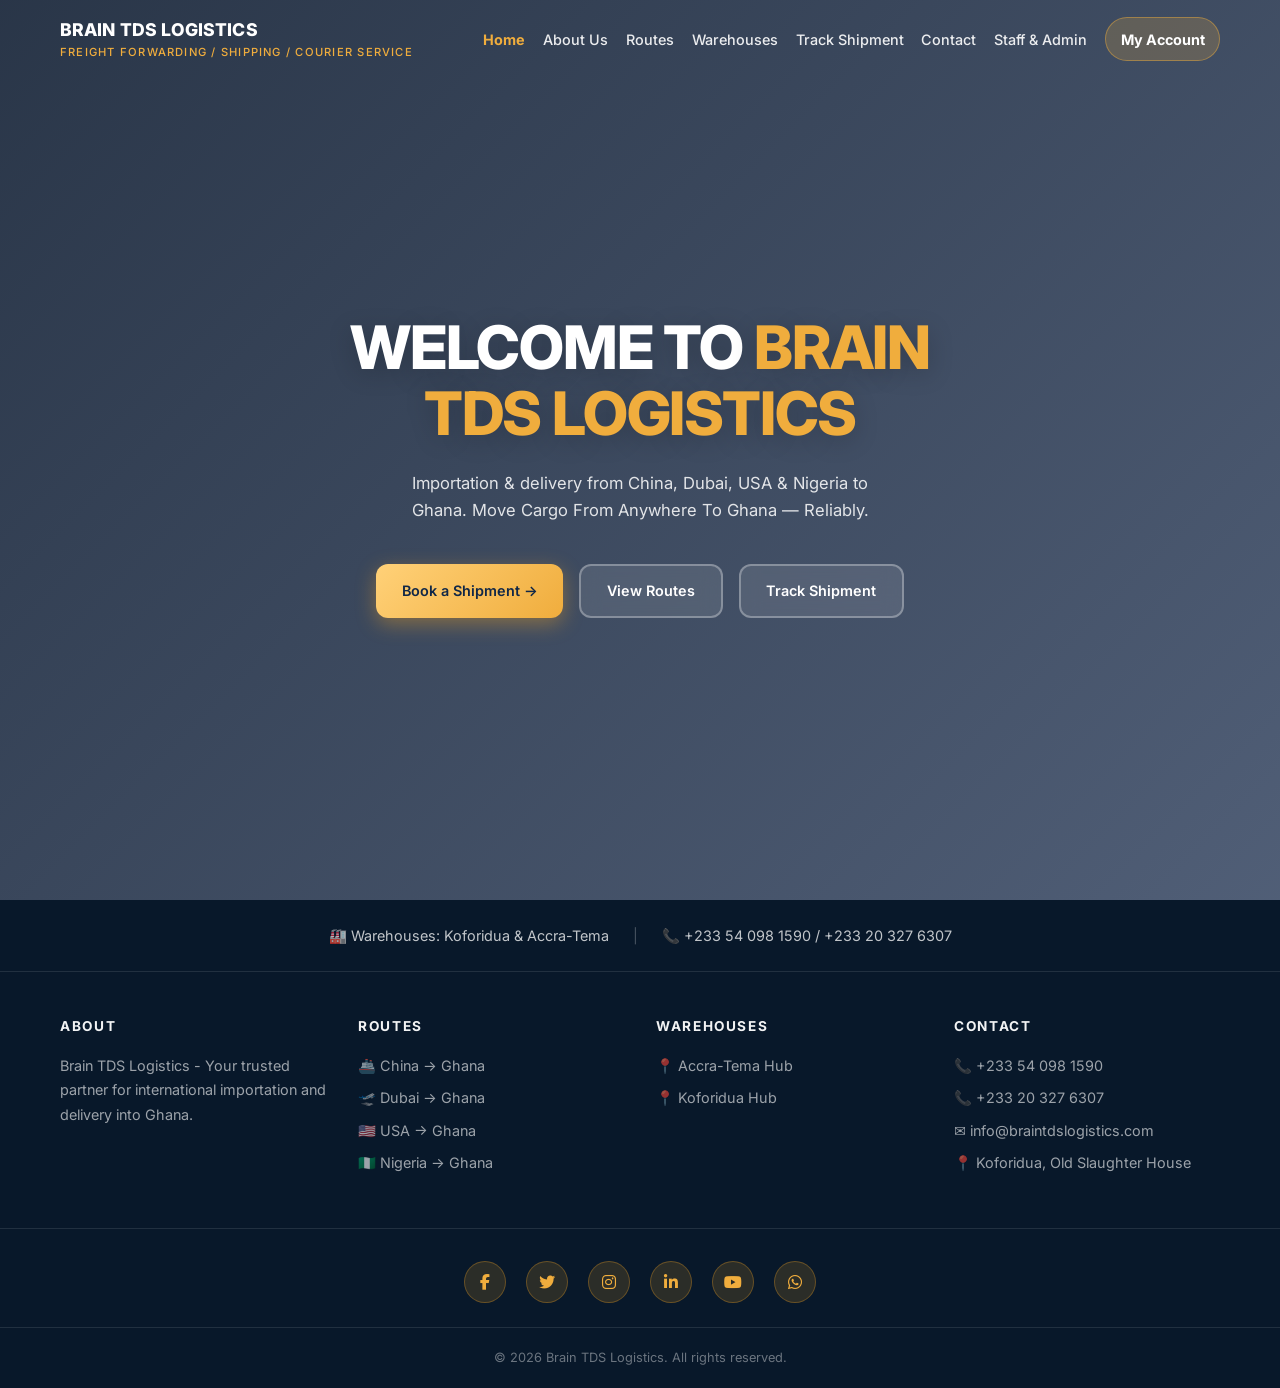
<file: index.html>
<!DOCTYPE html>
<html lang="en">
<head>
  <meta charset="UTF-8" />
  <meta name="viewport" content="width=device-width, initial-scale=1.0" />
  <meta name="api-base-url" content="" />
  <title>Brain TDS Logistics | International Importation &amp; Delivery</title>
  <meta name="description" content="Importation and delivery from China, Dubai, USA and Nigeria to Ghana. Move cargo from anywhere to Ghana reliably." />
  <link rel="canonical" href="https://Zackconnect.github.io/BRAIN-TDS-LOGISTICS/" />
  <meta property="og:url" content="https://Zackconnect.github.io/BRAIN-TDS-LOGISTICS/" />
  <link rel="preconnect" href="https://fonts.googleapis.com" />
  <link rel="preconnect" href="https://fonts.gstatic.com" crossorigin />
  <link href="https://fonts.googleapis.com/css2?family=Inter:wght@400;500;600;700;800&display=swap" rel="stylesheet" />
  <link rel="stylesheet" href="https://cdnjs.cloudflare.com/ajax/libs/font-awesome/6.4.0/css/all.min.css" />
  <link rel="stylesheet" href="style.css" />
</head>
<body data-page="home">
  <header class="navbar" id="navbar">
    <div class="container nav-inner">
      <a href="index.html" class="brand">
        <span class="brand-name">BRAIN TDS LOGISTICS</span>
        <span class="brand-tagline">Freight Forwarding / Shipping / Courier Service</span>
      </a>
      <nav class="nav-links" id="navLinks" aria-label="Main navigation">
        <a href="index.html" aria-current="page">Home</a>
        <a href="about.html">About Us</a>
        <a href="routes.html">Routes</a>
        <a href="warehouses.html">Warehouses</a>
        <a href="track.html">Track Shipment</a>
        <a href="contact.html">Contact</a>
        <a href="staff.html">Staff &amp; Admin</a>
        <a class="nav-account" href="account.html">My Account</a>
      </nav>
      <button class="hamburger" id="hamburger" aria-label="Toggle menu" aria-expanded="false">☰</button>
    </div>
  </header>

  <main>
    <section class="hero">
      <div class="hero-overlay"></div>
      <div class="container hero-content">
        <h1>WELCOME TO <span class="accent">BRAIN TDS LOGISTICS</span></h1>
        <p class="hero-sub">Importation &amp; delivery from China, Dubai, USA &amp; Nigeria to Ghana. Move Cargo From Anywhere To Ghana — Reliably.</p>
        <div class="hero-cta">
          <a href="contact.html#shipment-request" class="btn btn-primary">Book a Shipment →</a>
          <a href="routes.html" class="btn btn-ghost">View Routes</a>
          <a href="track.html" class="btn btn-ghost">Track Shipment</a>
        </div>
      </div>
    </section>
  </main>

  <footer>
    <div class="footer-top">
      <div class="container footer-top-inner">
        <span>🏭 Warehouses: Koforidua &amp; Accra-Tema</span>
        <span class="divider">|</span>
        <span>📞 +233 54 098 1590 / +233 20 327 6307</span>
      </div>
    </div>
    <div class="container footer-grid">
      <div><h4><a href="about.html">About</a></h4><p>Brain TDS Logistics - Your trusted partner for international importation and delivery into Ghana.</p></div>
      <div><h4><a href="routes.html">Routes</a></h4><ul><li>🚢 China → Ghana</li><li>🛫 Dubai → Ghana</li><li>🇺🇸 USA → Ghana</li><li>🇳🇬 Nigeria → Ghana</li></ul></div>
      <div><h4><a href="warehouses.html">Warehouses</a></h4><ul><li>📍 Accra-Tema Hub</li><li>📍 Koforidua Hub</li></ul></div>
      <div><h4><a href="contact.html">Contact</a></h4><ul><li>📞 +233 54 098 1590</li><li>📞 +233 20 327 6307</li><li>✉️ info@braintdslogistics.com</li><li>📍 Koforidua, Old Slaughter House</li></ul></div>
    </div>
    <div class="footer-social"><div class="container"><div class="social-links">
      <a href="https://facebook.com/braintdslogistics" target="_blank" rel="noopener noreferrer" title="Facebook"><i class="fab fa-facebook-f"></i></a>
      <a href="https://twitter.com/braintdslogistics" target="_blank" rel="noopener noreferrer" title="Twitter"><i class="fab fa-twitter"></i></a>
      <a href="https://instagram.com/braintdslogistics" target="_blank" rel="noopener noreferrer" title="Instagram"><i class="fab fa-instagram"></i></a>
      <a href="https://linkedin.com/company/braintdslogistics" target="_blank" rel="noopener noreferrer" title="LinkedIn"><i class="fab fa-linkedin-in"></i></a>
      <a href="https://youtube.com/@braintdslogistics" target="_blank" rel="noopener noreferrer" title="YouTube"><i class="fab fa-youtube"></i></a>
      <a href="https://wa.me/233540981590" target="_blank" rel="noopener noreferrer" title="WhatsApp"><i class="fab fa-whatsapp"></i></a>
    </div></div></div>
    <div class="footer-bottom"><div class="container">© 2026 Brain TDS Logistics. All rights reserved.</div></div>
  </footer>
  <script src="script.js"></script>
</body>
</html>
</file>
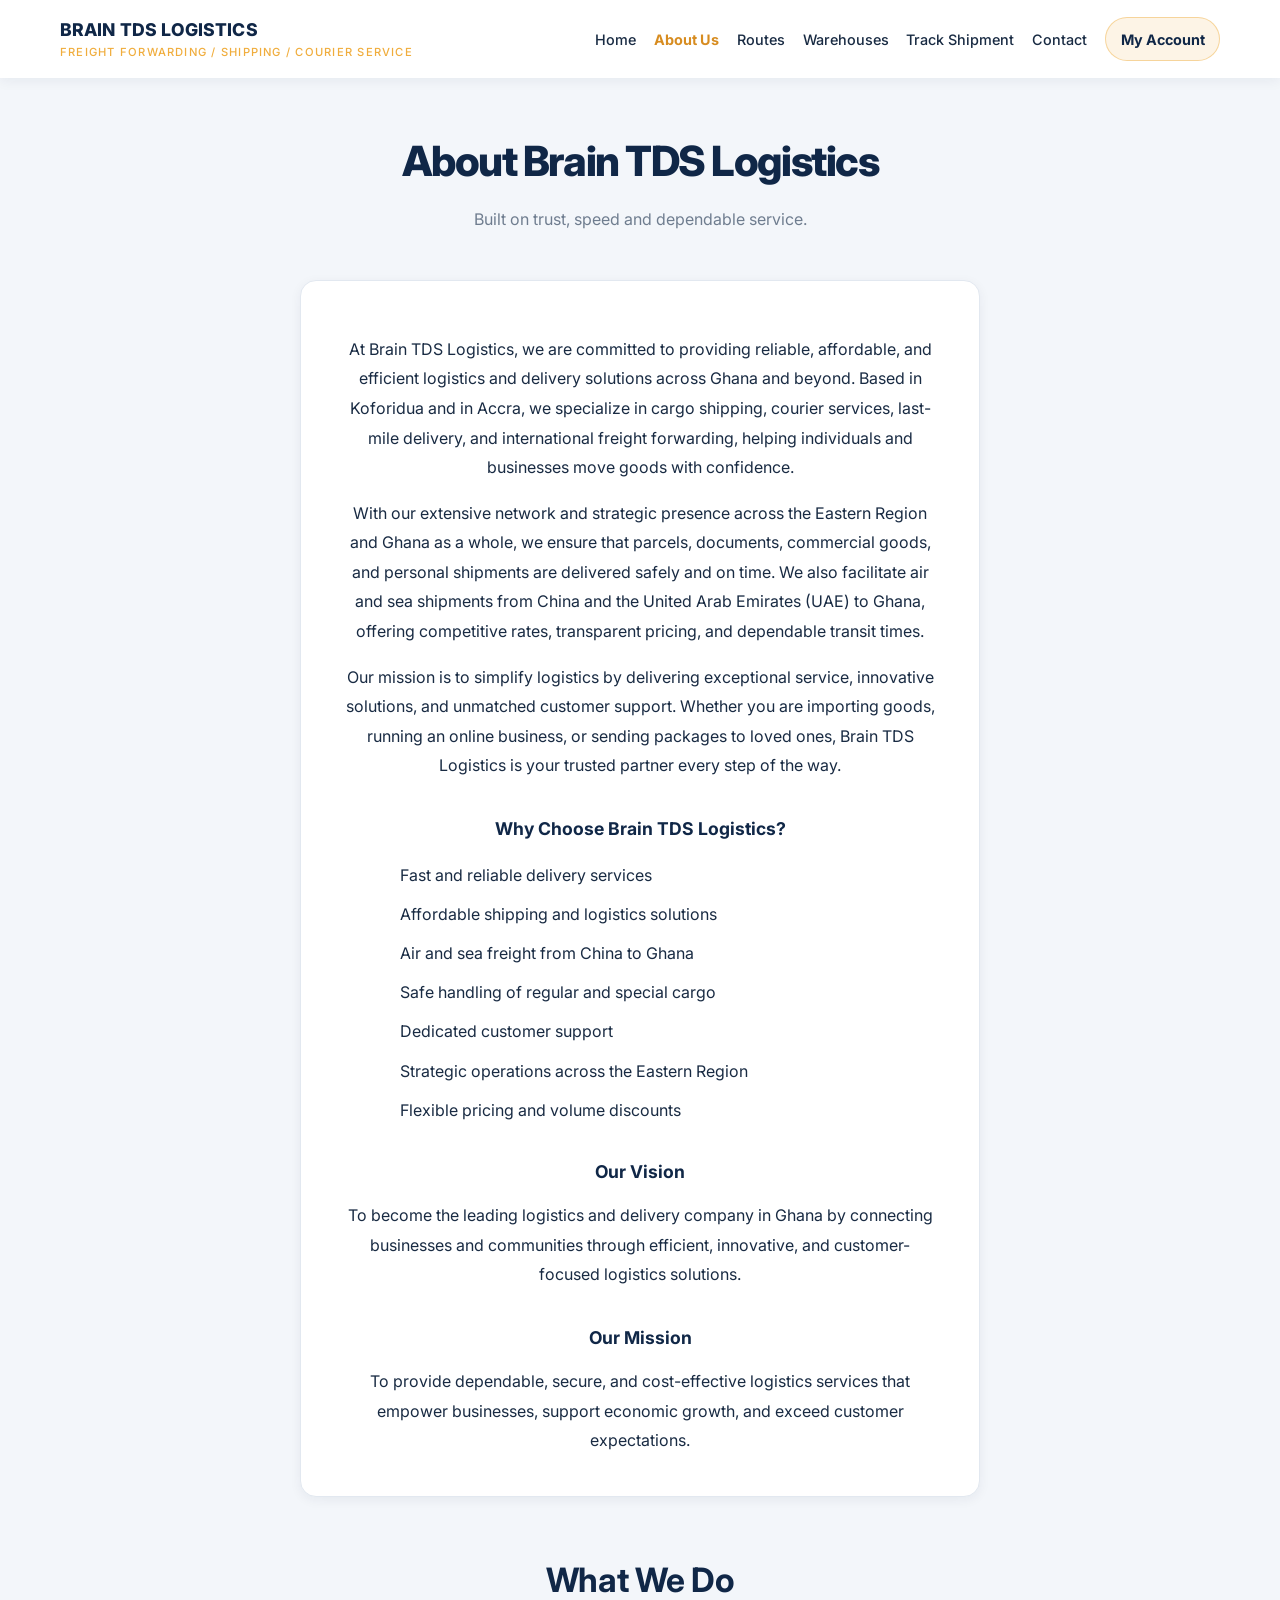
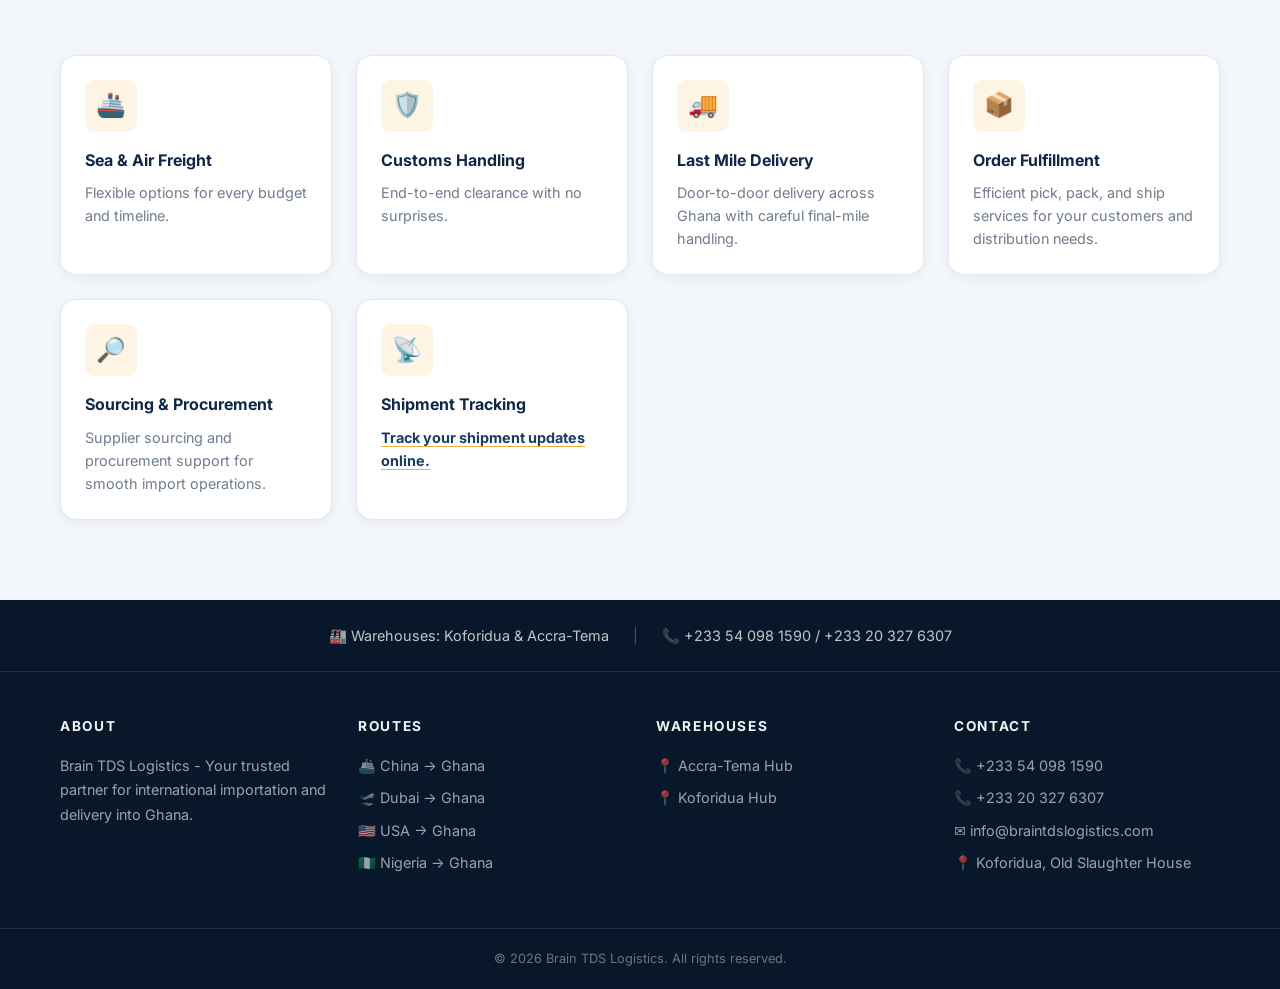
<file: about.html>
<!DOCTYPE html>
<html lang="en">
<head>
  <meta charset="UTF-8" />
  <meta name="viewport" content="width=device-width, initial-scale=1.0" />
  <meta name="api-base-url" content="" />
  <title>About Us | Brain TDS Logistics</title>
  <meta name="description" content="Learn about Brain TDS Logistics and our reliable freight, shipping and delivery services in Ghana." />
  <link rel="preconnect" href="https://fonts.googleapis.com" />
  <link rel="preconnect" href="https://fonts.gstatic.com" crossorigin />
  <link href="https://fonts.googleapis.com/css2?family=Inter:wght@400;500;600;700;800&display=swap" rel="stylesheet" />
  <link rel="stylesheet" href="https://cdnjs.cloudflare.com/ajax/libs/font-awesome/6.4.0/css/all.min.css" />
  <link rel="stylesheet" href="style.css" />
</head>
<body data-page="about">
  <header class="navbar scrolled" id="navbar"><div class="container nav-inner">
    <a href="index.html" class="brand"><span class="brand-name">BRAIN TDS LOGISTICS</span><span class="brand-tagline">Freight Forwarding / Shipping / Courier Service</span></a>
    <nav class="nav-links" id="navLinks" aria-label="Main navigation">
      <a href="index.html">Home</a><a href="about.html" aria-current="page">About Us</a><a href="routes.html">Routes</a><a href="warehouses.html">Warehouses</a><a href="track.html">Track Shipment</a><a href="contact.html">Contact</a><a class="nav-account" href="account.html">My Account</a>
    </nav>
    <button class="hamburger" id="hamburger" aria-label="Toggle menu" aria-expanded="false">☰</button>
  </div></header>
  <main class="page-content">
    <section class="section bg-cream">
      <div class="container">
        <div class="section-header center"><h1 class="page-title">About Brain TDS Logistics</h1><p class="muted">Built on trust, speed and dependable service.</p></div>
        <div class="location-about about-page-copy">
          <p>At Brain TDS Logistics, we are committed to providing reliable, affordable, and efficient logistics and delivery solutions across Ghana and beyond. Based in Koforidua and in Accra, we specialize in cargo shipping, courier services, last-mile delivery, and international freight forwarding, helping individuals and businesses move goods with confidence.</p>
          <p>With our extensive network and strategic presence across the Eastern Region and Ghana as a whole, we ensure that parcels, documents, commercial goods, and personal shipments are delivered safely and on time. We also facilitate air and sea shipments from China and the United Arab Emirates (UAE) to Ghana, offering competitive rates, transparent pricing, and dependable transit times.</p>
          <p>Our mission is to simplify logistics by delivering exceptional service, innovative solutions, and unmatched customer support. Whether you are importing goods, running an online business, or sending packages to loved ones, Brain TDS Logistics is your trusted partner every step of the way.</p>
          <h2>Why Choose Brain TDS Logistics?</h2>
          <ul class="about-list">
            <li>Fast and reliable delivery services</li><li>Affordable shipping and logistics solutions</li><li>Air and sea freight from China to Ghana</li><li>Safe handling of regular and special cargo</li><li>Dedicated customer support</li><li>Strategic operations across the Eastern Region</li><li>Flexible pricing and volume discounts</li>
          </ul>
          <h2>Our Vision</h2><p>To become the leading logistics and delivery company in Ghana by connecting businesses and communities through efficient, innovative, and customer-focused logistics solutions.</p>
          <h2>Our Mission</h2><p>To provide dependable, secure, and cost-effective logistics services that empower businesses, support economic growth, and exceed customer expectations.</p>
        </div>
        <div class="section-header center about-services-heading"><h2>What We Do</h2></div>
        <div class="features-grid">
          <article class="feature"><div class="icon">🚢</div><h3>Sea &amp; Air Freight</h3><p>Flexible options for every budget and timeline.</p></article>
          <article class="feature"><div class="icon">🛡️</div><h3>Customs Handling</h3><p>End-to-end clearance with no surprises.</p></article>
          <article class="feature"><div class="icon">🚚</div><h3>Last Mile Delivery</h3><p>Door-to-door delivery across Ghana with careful final-mile handling.</p></article>
          <article class="feature"><div class="icon">📦</div><h3>Order Fulfillment</h3><p>Efficient pick, pack, and ship services for your customers and distribution needs.</p></article>
          <article class="feature"><div class="icon">🔎</div><h3>Sourcing &amp; Procurement</h3><p>Supplier sourcing and procurement support for smooth import operations.</p></article>
          <article class="feature"><div class="icon">📡</div><h3>Shipment Tracking</h3><p><a href="track.html">Track your shipment updates online.</a></p></article>
        </div>
      </div>
    </section>
  </main>
  <footer><div class="footer-top"><div class="container footer-top-inner"><span>🏭 Warehouses: Koforidua &amp; Accra-Tema</span><span class="divider">|</span><span>📞 +233 54 098 1590 / +233 20 327 6307</span></div></div><div class="container footer-grid">
    <div><h4><a href="about.html">About</a></h4><p>Brain TDS Logistics - Your trusted partner for international importation and delivery into Ghana.</p></div><div><h4><a href="routes.html">Routes</a></h4><ul><li>🚢 China → Ghana</li><li>🛫 Dubai → Ghana</li><li>🇺🇸 USA → Ghana</li><li>🇳🇬 Nigeria → Ghana</li></ul></div><div><h4><a href="warehouses.html">Warehouses</a></h4><ul><li>📍 Accra-Tema Hub</li><li>📍 Koforidua Hub</li></ul></div><div><h4><a href="contact.html">Contact</a></h4><ul><li>📞 +233 54 098 1590</li><li>📞 +233 20 327 6307</li><li>✉️ info@braintdslogistics.com</li><li>📍 Koforidua, Old Slaughter House</li></ul></div>
  </div><div class="footer-bottom"><div class="container">© 2026 Brain TDS Logistics. All rights reserved.</div></div></footer>
  <script src="script.js"></script>
</body>
</html>
</file>
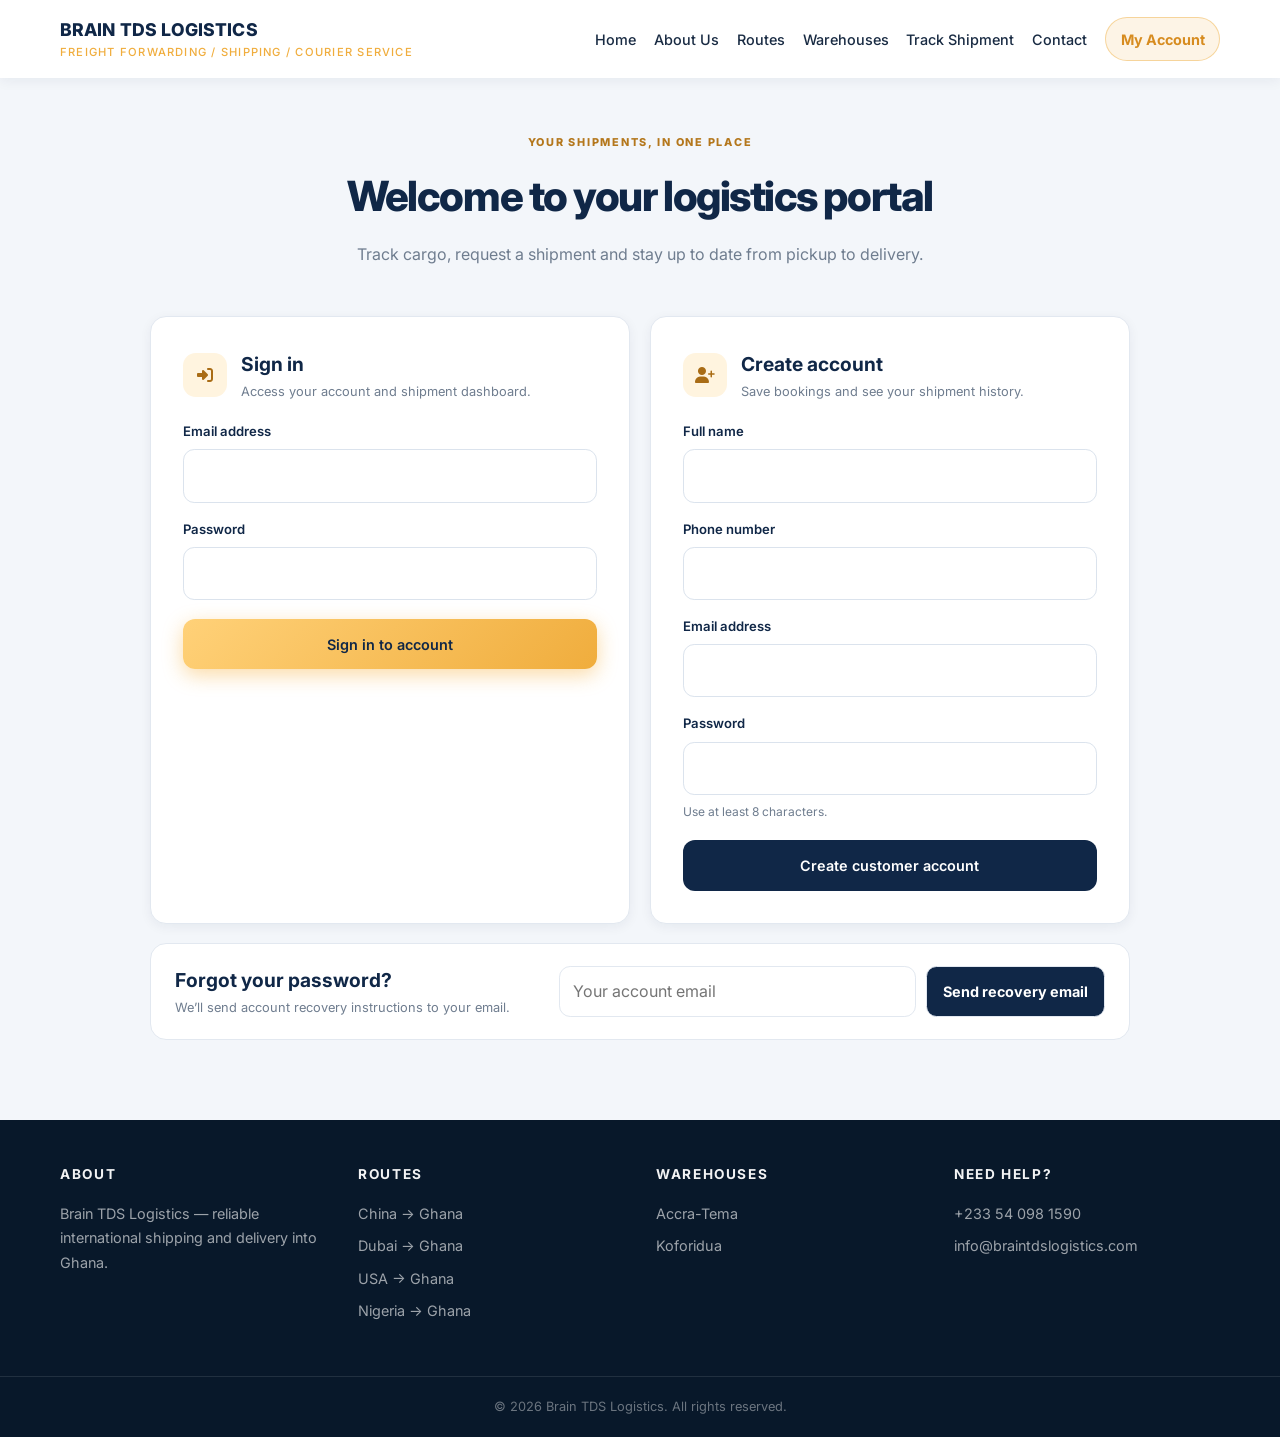
<file: account.html>
<!DOCTYPE html>
<html lang="en">
<head>
  <meta charset="UTF-8" /><meta name="viewport" content="width=device-width, initial-scale=1.0" /><meta name="api-base-url" content="" />
  <title>My Account | Brain TDS Logistics</title><meta name="description" content="Sign in or create a Brain TDS Logistics customer account." />
  <link rel="preconnect" href="https://fonts.googleapis.com" /><link rel="preconnect" href="https://fonts.gstatic.com" crossorigin />
  <link href="https://fonts.googleapis.com/css2?family=Inter:wght@400;500;600;700;800&display=swap" rel="stylesheet" /><link rel="stylesheet" href="https://cdnjs.cloudflare.com/ajax/libs/font-awesome/6.4.0/css/all.min.css" /><link rel="stylesheet" href="style.css" />
</head>
<body data-page="account">
  <header class="navbar scrolled" id="navbar"><div class="container nav-inner">
    <a href="index.html" class="brand"><span class="brand-name">BRAIN TDS LOGISTICS</span><span class="brand-tagline">Freight Forwarding / Shipping / Courier Service</span></a>
    <nav class="nav-links" id="navLinks" aria-label="Main navigation">
      <a href="index.html">Home</a><a href="about.html">About Us</a><a href="routes.html">Routes</a><a href="warehouses.html">Warehouses</a><a href="track.html">Track Shipment</a><a href="contact.html">Contact</a><a class="nav-account" href="account.html" aria-current="page">My Account</a>
    </nav>
    <button class="hamburger" id="hamburger" aria-label="Toggle menu" aria-expanded="false">☰</button>
  </div></header>
  <main class="page-content">
    <section class="section bg-cream"><div class="container">
      <div class="section-header center"><span class="eyebrow">YOUR SHIPMENTS, IN ONE PLACE</span><h1 class="page-title">Welcome to your logistics portal</h1><p class="muted">Track cargo, request a shipment and stay up to date from pickup to delivery.</p></div>
      <div class="auth-card-grid">
        <form class="inquiry-form auth-card" id="loginForm">
          <div class="auth-heading"><span class="auth-icon"><i class="fa-solid fa-right-to-bracket"></i></span><div><h2>Sign in</h2><p class="muted">Access your account and shipment dashboard.</p></div></div>
          <div class="form-field"><label for="loginEmail">Email address</label><input id="loginEmail" name="email" type="email" autocomplete="email" required /></div>
          <div class="form-field"><label for="loginPassword">Password</label><input id="loginPassword" name="password" type="password" autocomplete="current-password" minlength="8" required /></div>
          <button class="btn btn-primary" id="loginSubmit" type="submit">Sign in to account</button>
          <div class="form-message hidden" id="loginResult" role="status" aria-live="polite"></div>
        </form>
        <form class="inquiry-form auth-card" id="signupForm">
          <div class="auth-heading"><span class="auth-icon"><i class="fa-solid fa-user-plus"></i></span><div><h2>Create account</h2><p class="muted">Save bookings and see your shipment history.</p></div></div>
          <div class="form-field"><label for="signupName">Full name</label><input id="signupName" name="fullName" type="text" maxlength="120" autocomplete="name" required /></div>
          <div class="form-field"><label for="signupPhone">Phone number</label><input id="signupPhone" name="phone" type="tel" maxlength="30" autocomplete="tel" required /></div>
          <div class="form-field"><label for="signupEmail">Email address</label><input id="signupEmail" name="email" type="email" maxlength="254" autocomplete="email" required /></div>
          <div class="form-field"><label for="signupPassword">Password</label><input id="signupPassword" name="password" type="password" autocomplete="new-password" minlength="8" required /><span class="field-hint">Use at least 8 characters.</span></div>
          <button class="btn btn-dark" id="signupSubmit" type="submit">Create customer account</button>
          <div class="form-message hidden" id="signupResult" role="status" aria-live="polite"></div>
        </form>
      </div>
      <form class="recovery-form" id="recoveryForm">
        <div><h2>Forgot your password?</h2><p class="muted">We’ll send account recovery instructions to your email.</p></div>
        <div class="recovery-controls"><label class="sr-only" for="recoveryEmail">Account email</label><input id="recoveryEmail" name="email" type="email" placeholder="Your account email" required /><button class="btn btn-ghost-dark" id="recoverySubmit" type="submit">Send recovery email</button></div>
        <div class="form-message hidden" id="recoveryResult" role="status" aria-live="polite"></div>
      </form>
      <form class="recovery-form hidden" id="passwordResetForm">
        <div><h2>Choose a new password</h2><p class="muted">Set a new password for your Brain TDS account.</p></div>
        <div class="recovery-controls"><label class="sr-only" for="newPassword">New password</label><input id="newPassword" name="password" type="password" autocomplete="new-password" minlength="8" maxlength="128" placeholder="At least 8 characters" required /><button class="btn btn-primary" id="passwordResetSubmit" type="submit">Update password</button></div>
        <div class="form-message hidden" id="passwordResetResult" role="status" aria-live="polite"></div>
      </form>
    </div></section>
  </main>
  <footer><div class="container footer-grid">
    <div><h4><a href="about.html">About</a></h4><p>Brain TDS Logistics — reliable international shipping and delivery into Ghana.</p></div>
    <div><h4><a href="routes.html">Routes</a></h4><ul><li>China → Ghana</li><li>Dubai → Ghana</li><li>USA → Ghana</li><li>Nigeria → Ghana</li></ul></div>
    <div><h4><a href="warehouses.html">Warehouses</a></h4><ul><li>Accra-Tema</li><li>Koforidua</li></ul></div>
    <div><h4><a href="contact.html">Need help?</a></h4><ul><li>+233 54 098 1590</li><li>info@braintdslogistics.com</li></ul></div>
  </div><div class="footer-bottom"><div class="container">© 2026 Brain TDS Logistics. All rights reserved.</div></div></footer>
  <script src="script.js"></script>
</body>
</html>
</file>
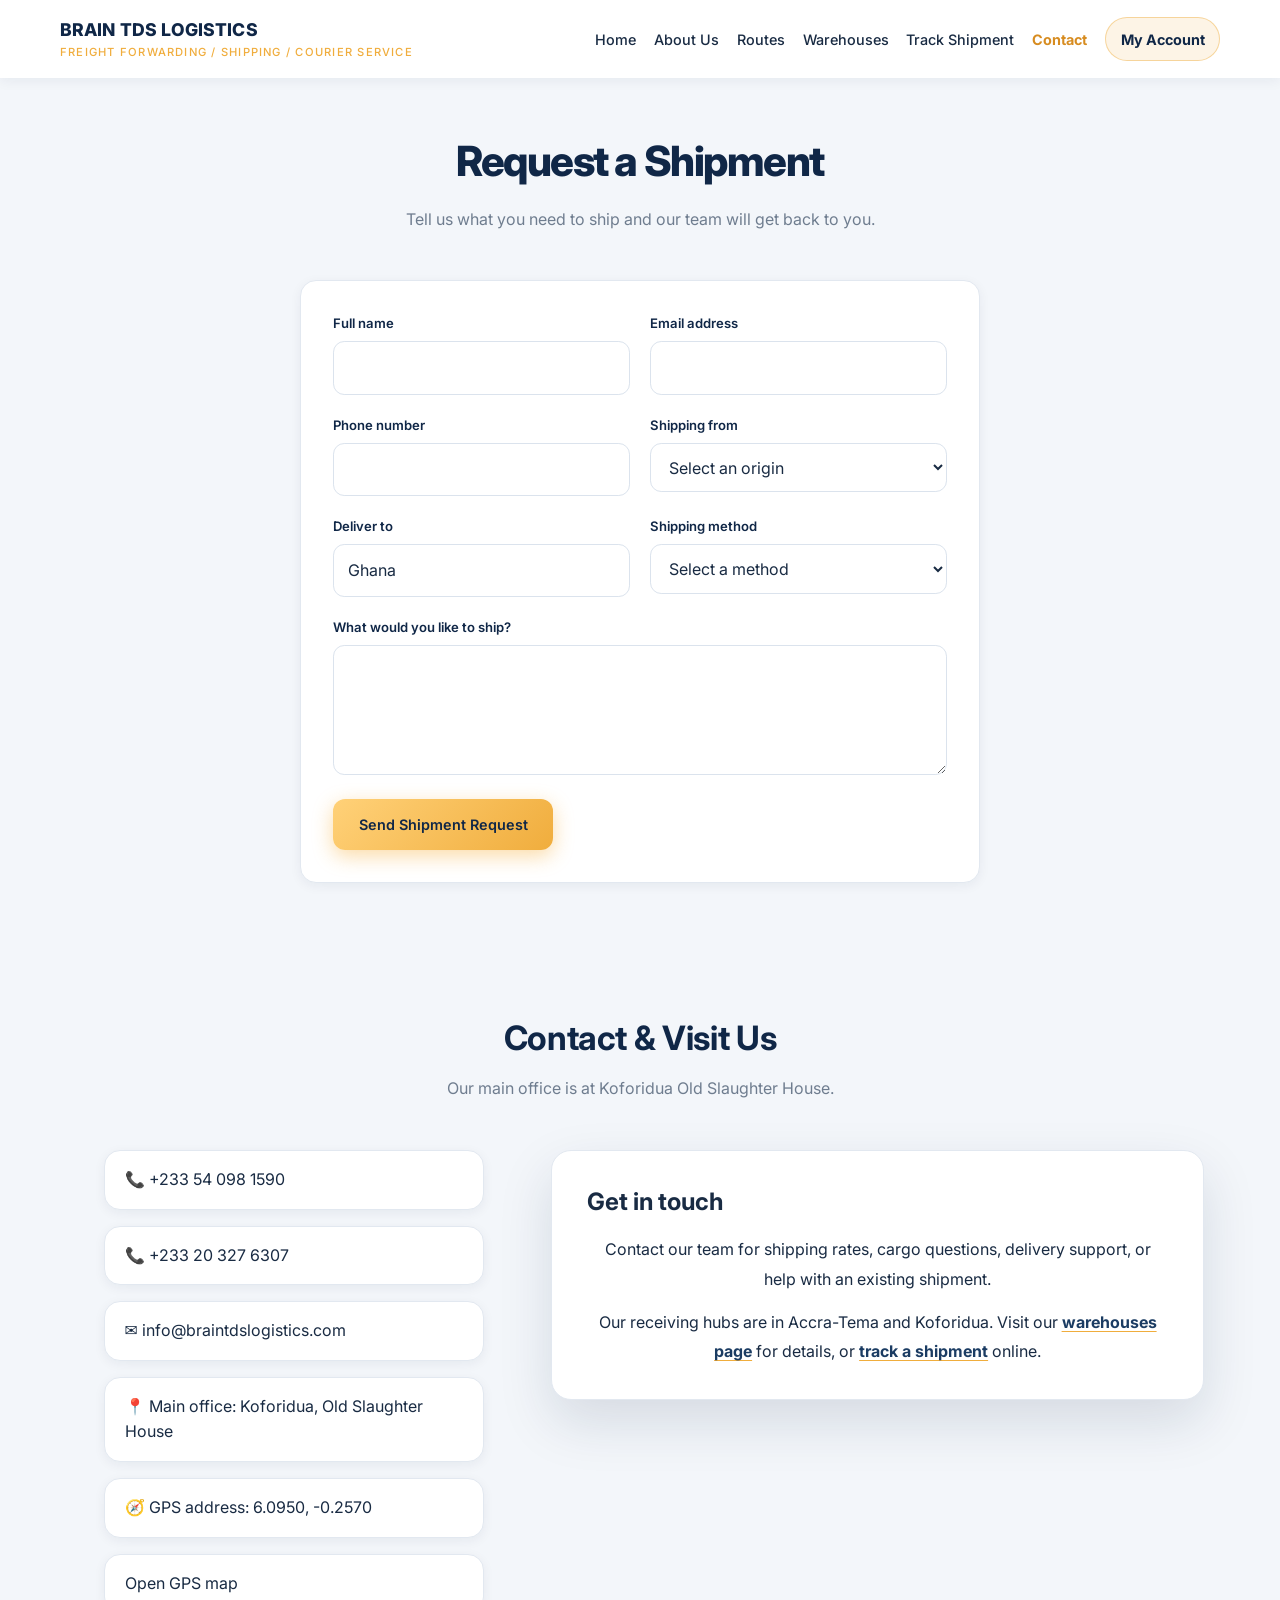
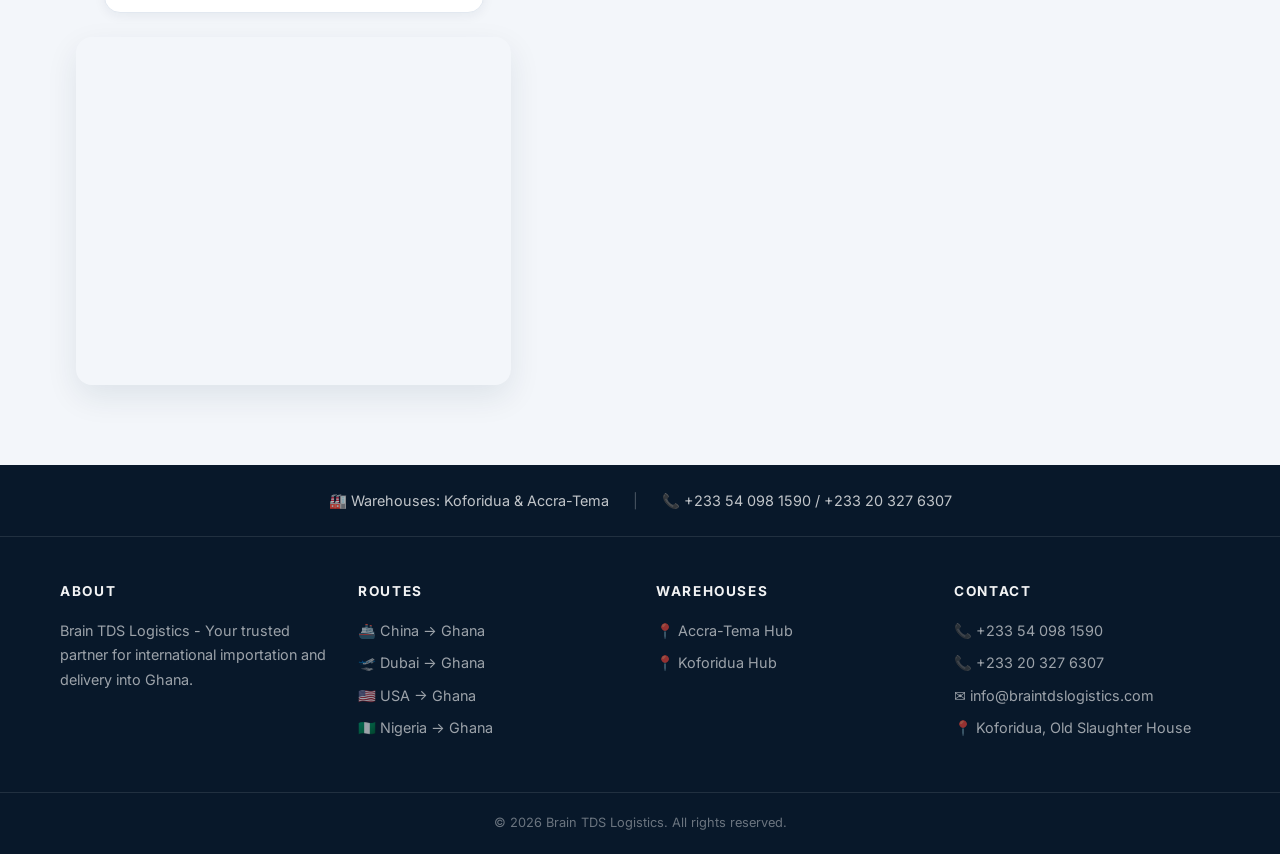
<file: contact.html>
<!DOCTYPE html>
<html lang="en">
<head>
  <meta charset="UTF-8" /><meta name="viewport" content="width=device-width, initial-scale=1.0" /><meta name="api-base-url" content="" />
  <title>Contact &amp; Shipment Request | Brain TDS Logistics</title><meta name="description" content="Contact Brain TDS Logistics or request a shipment from China, Dubai, USA or Nigeria to Ghana." />
  <link rel="preconnect" href="https://fonts.googleapis.com" /><link rel="preconnect" href="https://fonts.gstatic.com" crossorigin />
  <link href="https://fonts.googleapis.com/css2?family=Inter:wght@400;500;600;700;800&display=swap" rel="stylesheet" /><link rel="stylesheet" href="https://cdnjs.cloudflare.com/ajax/libs/font-awesome/6.4.0/css/all.min.css" /><link rel="stylesheet" href="style.css" />
</head>
<body data-page="contact">
  <header class="navbar scrolled" id="navbar"><div class="container nav-inner">
    <a href="index.html" class="brand"><span class="brand-name">BRAIN TDS LOGISTICS</span><span class="brand-tagline">Freight Forwarding / Shipping / Courier Service</span></a>
    <nav class="nav-links" id="navLinks" aria-label="Main navigation"><a href="index.html">Home</a><a href="about.html">About Us</a><a href="routes.html">Routes</a><a href="warehouses.html">Warehouses</a><a href="track.html">Track Shipment</a><a href="contact.html" aria-current="page">Contact</a><a class="nav-account" href="account.html">My Account</a></nav>
    <button class="hamburger" id="hamburger" aria-label="Toggle menu" aria-expanded="false">☰</button>
  </div></header>
  <main class="page-content">
    <section class="section bg-cream" id="shipment-request"><div class="container narrow">
      <div class="section-header center"><h1 class="page-title">Request a Shipment</h1><p class="muted">Tell us what you need to ship and our team will get back to you.</p></div>
      <form class="inquiry-form" id="inquiryForm">
        <div class="form-grid">
          <div class="form-field"><label for="inquiryName">Full name</label><input id="inquiryName" name="fullName" type="text" maxlength="120" autocomplete="name" required /></div>
          <div class="form-field"><label for="inquiryEmail">Email address</label><input id="inquiryEmail" name="email" type="email" maxlength="254" autocomplete="email" required /></div>
          <div class="form-field"><label for="inquiryPhone">Phone number</label><input id="inquiryPhone" name="phone" type="tel" maxlength="30" autocomplete="tel" required /></div>
          <div class="form-field"><label for="inquiryOrigin">Shipping from</label><select id="inquiryOrigin" name="origin" required><option value="">Select an origin</option><option>China</option><option>Dubai / UAE</option><option>United States</option><option>Nigeria</option><option>Other</option></select></div>
          <div class="form-field"><label for="inquiryDestination">Deliver to</label><input id="inquiryDestination" name="destination" type="text" maxlength="120" value="Ghana" required /></div>
          <div class="form-field"><label for="inquiryServiceMode">Shipping method</label><select id="inquiryServiceMode" name="serviceMode" required><option value="">Select a method</option><option>Air</option><option>Sea</option><option>Road</option></select></div>
          <div class="form-field form-field-full"><label for="inquiryCargo">What would you like to ship?</label><textarea id="inquiryCargo" name="cargoDescription" rows="4" maxlength="2000" required></textarea></div>
        </div>
        <button class="btn btn-primary" id="inquirySubmit" type="submit">Send Shipment Request</button>
        <div class="form-message hidden" id="inquiryResult" role="status" aria-live="polite"></div>
      </form>
    </div></section>
    <section class="section"><div class="container">
      <div class="section-header center"><h2>Contact &amp; Visit Us</h2><p class="muted">Our main office is at Koforidua Old Slaughter House.</p></div>
      <div class="location-grid">
        <div class="location-column"><div class="location-details"><ul class="location-list">
          <li>📞 <a href="tel:+233540981590">+233 54 098 1590</a></li><li>📞 <a href="tel:+233203276307">+233 20 327 6307</a></li><li>✉️ <a href="mailto:info@braintdslogistics.com">info@braintdslogistics.com</a></li>
          <li>📍 Main office: Koforidua, Old Slaughter House</li><li>🧭 GPS address: 6.0950, -0.2570</li>
          <li><a class="contact-link" href="https://www.google.com/maps/dir/?api=1&amp;destination=Old+Slaughter+House+Koforidua+Ghana" target="_blank" rel="noopener noreferrer">Open GPS map</a></li>
        </ul></div><div class="map-embed"><iframe title="Koforidua Old Slaughter House map" src="https://maps.google.com/maps?q=Old+Slaughter+House+Koforidua+Ghana&amp;output=embed" loading="lazy" referrerpolicy="no-referrer-when-downgrade"></iframe></div></div>
        <div class="location-about"><h2>Get in touch</h2><p>Contact our team for shipping rates, cargo questions, delivery support, or help with an existing shipment.</p><p>Our receiving hubs are in Accra-Tema and Koforidua. Visit our <a href="warehouses.html">warehouses page</a> for details, or <a href="track.html">track a shipment</a> online.</p></div>
      </div>
    </div></section>
  </main>
  <footer><div class="footer-top"><div class="container footer-top-inner"><span>🏭 Warehouses: Koforidua &amp; Accra-Tema</span><span class="divider">|</span><span>📞 +233 54 098 1590 / +233 20 327 6307</span></div></div><div class="container footer-grid">
    <div><h4><a href="about.html">About</a></h4><p>Brain TDS Logistics - Your trusted partner for international importation and delivery into Ghana.</p></div><div><h4><a href="routes.html">Routes</a></h4><ul><li>🚢 China → Ghana</li><li>🛫 Dubai → Ghana</li><li>🇺🇸 USA → Ghana</li><li>🇳🇬 Nigeria → Ghana</li></ul></div><div><h4><a href="warehouses.html">Warehouses</a></h4><ul><li>📍 Accra-Tema Hub</li><li>📍 Koforidua Hub</li></ul></div><div><h4><a href="contact.html">Contact</a></h4><ul><li>📞 +233 54 098 1590</li><li>📞 +233 20 327 6307</li><li>✉️ info@braintdslogistics.com</li><li>📍 Koforidua, Old Slaughter House</li></ul></div>
  </div><div class="footer-bottom"><div class="container">© 2026 Brain TDS Logistics. All rights reserved.</div></div></footer>
  <script src="script.js"></script>
</body>
</html>
</file>
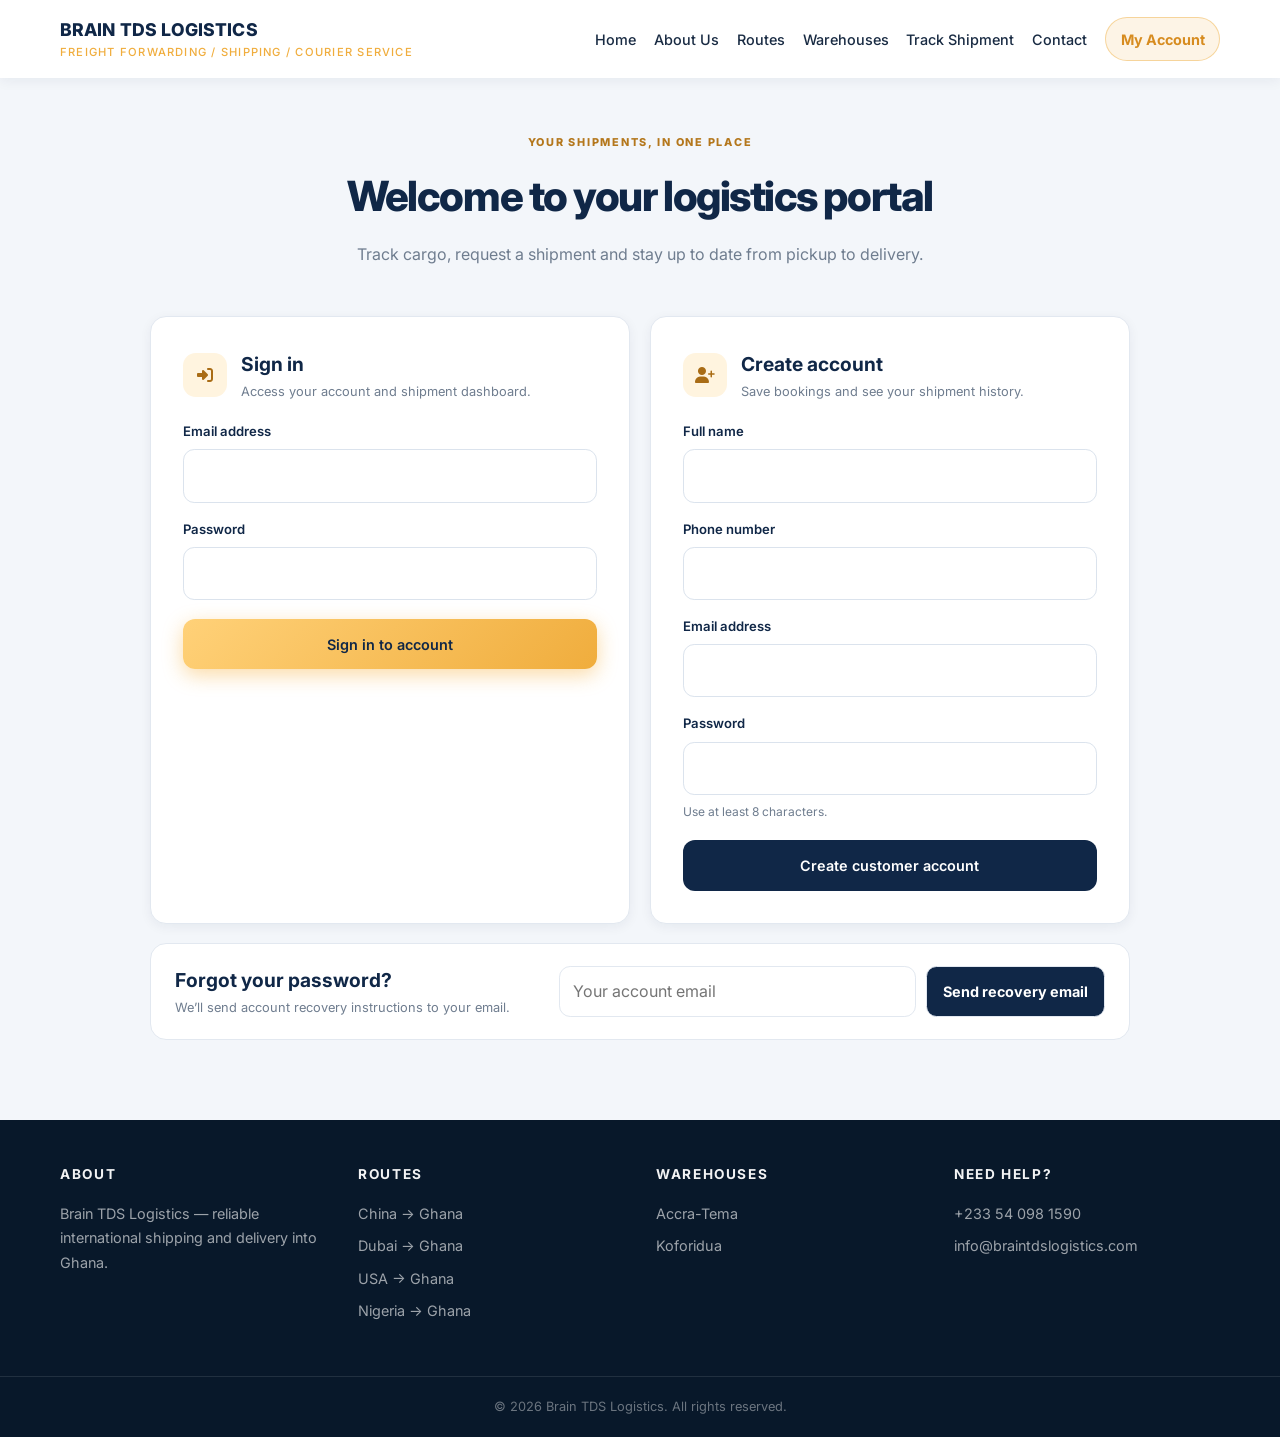
<file: customer-dashboard.html>
<!DOCTYPE html>
<html lang="en">
<head>
  <meta charset="UTF-8" /><meta name="viewport" content="width=device-width, initial-scale=1.0" /><meta name="api-base-url" content="" />
  <title>Shipment Dashboard | Brain TDS Logistics</title><meta name="description" content="Manage shipping requests and track your Brain TDS Logistics cargo." />
  <link rel="preconnect" href="https://fonts.googleapis.com" /><link rel="preconnect" href="https://fonts.gstatic.com" crossorigin />
  <link href="https://fonts.googleapis.com/css2?family=Inter:wght@400;500;600;700;800&display=swap" rel="stylesheet" /><link rel="stylesheet" href="https://cdnjs.cloudflare.com/ajax/libs/font-awesome/6.4.0/css/all.min.css" /><link rel="stylesheet" href="style.css" />
</head>
<body data-page="customer-dashboard">
  <header class="navbar scrolled" id="navbar"><div class="container nav-inner">
    <a href="index.html" class="brand"><span class="brand-name">BRAIN TDS LOGISTICS</span><span class="brand-tagline">Customer shipment portal</span></a>
    <nav class="nav-links" id="navLinks" aria-label="Account navigation"><a href="index.html">Website</a><a href="track.html">Track Shipment</a><a href="customer-dashboard.html" aria-current="page">My Shipments</a><a href="contact.html">Contact</a><button class="nav-logout" type="button" data-logout>Sign out</button></nav>
    <button class="hamburger" id="hamburger" aria-label="Toggle menu" aria-expanded="false">☰</button>
  </div></header>
  <main class="page-content portal-page"><div class="container">
    <section class="portal-welcome"><div><span class="eyebrow">CUSTOMER PORTAL</span><h1>Good to see you, <span id="customerName">there</span></h1><p class="muted">Your logistics at a glance. We’ll keep every shipment moving.</p></div><a href="#new-booking" class="btn btn-primary"><i class="fa-solid fa-plus"></i> Book a shipment</a></section>
    <div class="metric-grid" id="customerMetrics">
      <article class="metric-card"><span class="metric-icon blue"><i class="fa-solid fa-boxes-stacked"></i></span><span class="metric-label">Active shipments</span><strong id="activeShipmentCount">—</strong></article>
      <article class="metric-card"><span class="metric-icon gold"><i class="fa-solid fa-truck-fast"></i></span><span class="metric-label">Delivered</span><strong id="deliveredShipmentCount">—</strong></article>
      <article class="metric-card"><span class="metric-icon green"><i class="fa-solid fa-clipboard-list"></i></span><span class="metric-label">Open requests</span><strong id="openRequestCount">—</strong></article>
    </div>
    <section class="dashboard-panel">
      <div class="panel-heading"><div><span class="eyebrow">LIVE MOVEMENT</span><h2>Your shipments</h2></div><a href="track.html" class="text-link">Track a shipment <i class="fa-solid fa-arrow-right"></i></a></div>
      <div class="table-wrap"><table class="data-table"><thead><tr><th>Tracking number</th><th>Route</th><th>Status</th><th>Est. delivery</th><th>Last updated</th></tr></thead><tbody id="customerShipments"><tr><td colspan="5" class="empty-row">Loading your shipments…</td></tr></tbody></table></div>
    </section>
    <section class="dashboard-panel">
      <div class="panel-heading"><div><span class="eyebrow">ON THE MOVE</span><h2>Shipment requests</h2></div></div>
      <div class="table-wrap"><table class="data-table"><thead><tr><th>Request date</th><th>Route</th><th>Method</th><th>Status</th></tr></thead><tbody id="customerInquiries"><tr><td colspan="4" class="empty-row">Loading requests…</td></tr></tbody></table></div>
    </section>
    <section class="dashboard-panel booking-panel" id="new-booking">
      <div class="panel-heading"><div><span class="eyebrow">LET’S GET IT MOVING</span><h2>Request a new shipment</h2><p class="muted">We’ll review your details and contact you to confirm pricing and collection.</p></div></div>
      <form id="customerBookingForm" class="booking-grid">
        <div class="form-field"><label for="bookingOrigin">Shipping from</label><select id="bookingOrigin" name="origin" required><option value="">Select an origin</option><option>China</option><option>Dubai / UAE</option><option>United States</option><option>Nigeria</option><option>Other</option></select></div>
        <div class="form-field"><label for="bookingDestination">Deliver to</label><input id="bookingDestination" name="destination" value="Ghana" maxlength="120" required /></div>
        <div class="form-field"><label for="bookingMethod">Preferred method</label><select id="bookingMethod" name="serviceMode" required><option value="">Choose a method</option><option>Air</option><option>Sea</option><option>Road</option></select></div>
        <div class="form-field form-field-wide"><label for="bookingCargo">What are you shipping?</label><textarea id="bookingCargo" name="cargoDescription" rows="3" maxlength="2000" required placeholder="Cargo type, quantity and any special handling needs"></textarea></div>
        <div class="booking-submit"><button class="btn btn-primary" id="bookingSubmit" type="submit">Send booking request <i class="fa-solid fa-arrow-right"></i></button><div class="form-message hidden" id="bookingResult" role="status" aria-live="polite"></div></div>
      </form>
    </section>
  </div></main>
  <footer><div class="footer-bottom"><div class="container">© 2026 Brain TDS Logistics. Need support? <a href="contact.html">Contact our team</a>.</div></div></footer>
  <script src="script.js"></script>
</body>
</html>
</file>
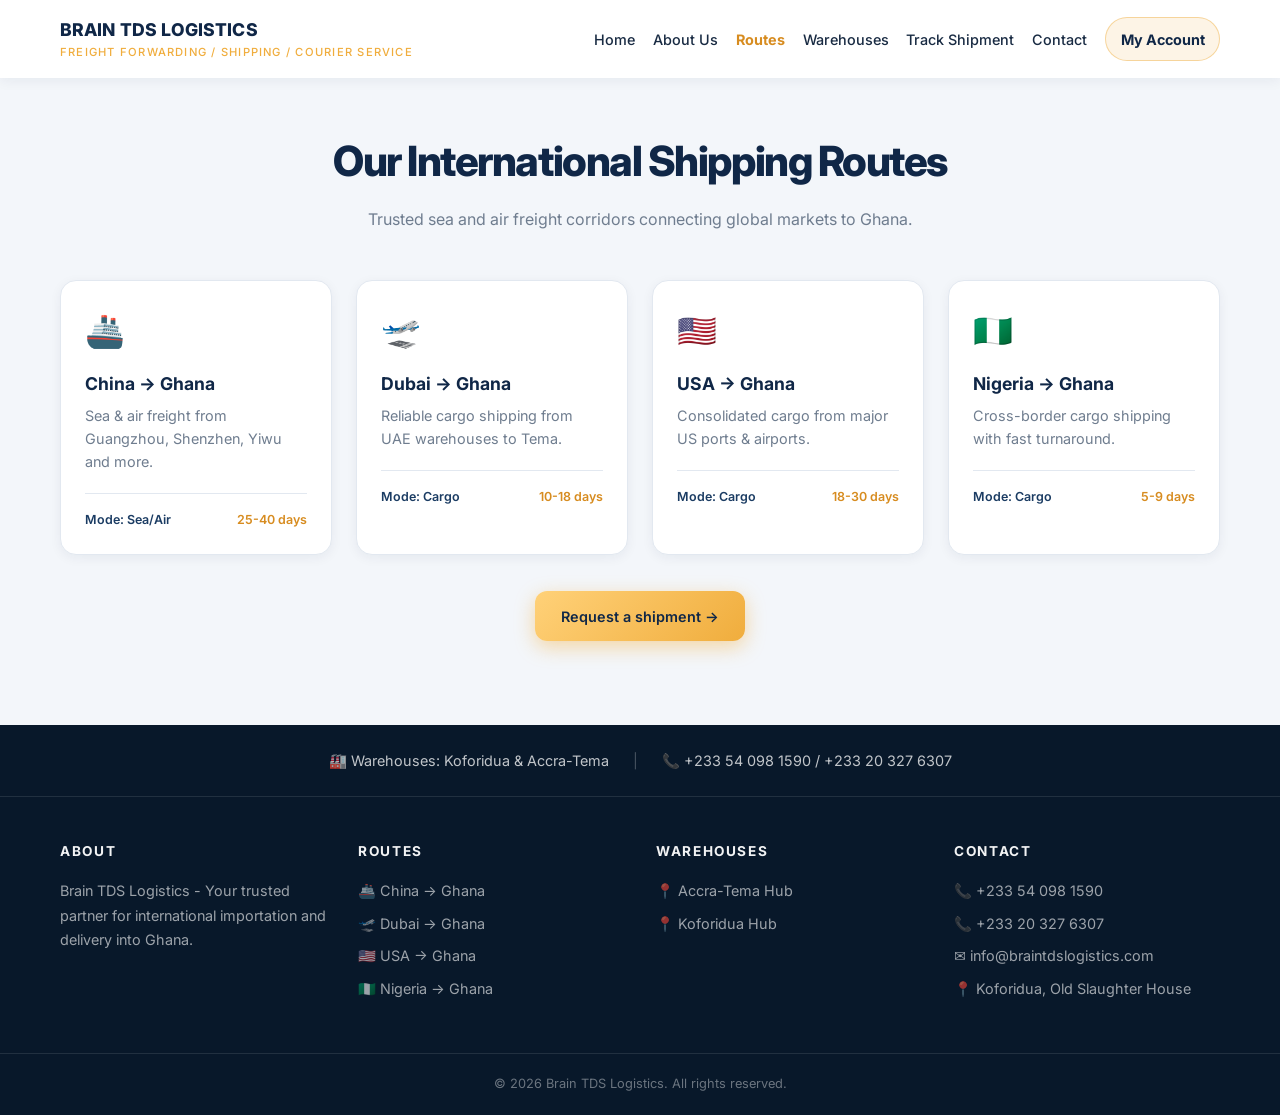
<file: routes.html>
<!DOCTYPE html>
<html lang="en">
<head>
  <meta charset="UTF-8" /><meta name="viewport" content="width=device-width, initial-scale=1.0" /><meta name="api-base-url" content="" />
  <title>Shipping Routes | Brain TDS Logistics</title><meta name="description" content="Explore international shipping routes from China, Dubai, USA and Nigeria to Ghana." />
  <link rel="preconnect" href="https://fonts.googleapis.com" /><link rel="preconnect" href="https://fonts.gstatic.com" crossorigin />
  <link href="https://fonts.googleapis.com/css2?family=Inter:wght@400;500;600;700;800&display=swap" rel="stylesheet" /><link rel="stylesheet" href="https://cdnjs.cloudflare.com/ajax/libs/font-awesome/6.4.0/css/all.min.css" /><link rel="stylesheet" href="style.css" />
</head>
<body data-page="routes">
  <header class="navbar scrolled" id="navbar"><div class="container nav-inner">
    <a href="index.html" class="brand"><span class="brand-name">BRAIN TDS LOGISTICS</span><span class="brand-tagline">Freight Forwarding / Shipping / Courier Service</span></a>
    <nav class="nav-links" id="navLinks" aria-label="Main navigation"><a href="index.html">Home</a><a href="about.html">About Us</a><a href="routes.html" aria-current="page">Routes</a><a href="warehouses.html">Warehouses</a><a href="track.html">Track Shipment</a><a href="contact.html">Contact</a><a class="nav-account" href="account.html">My Account</a></nav>
    <button class="hamburger" id="hamburger" aria-label="Toggle menu" aria-expanded="false">☰</button>
  </div></header>
  <main class="page-content"><section class="section bg-cream"><div class="container">
    <div class="section-header center"><h1 class="page-title">Our International Shipping Routes</h1><p class="muted">Trusted sea and air freight corridors connecting global markets to Ghana.</p></div>
    <div class="cards-grid">
      <article class="route-card"><div class="emoji">🚢</div><h2>China → Ghana</h2><p>Sea &amp; air freight from Guangzhou, Shenzhen, Yiwu and more.</p><div class="card-meta"><span>Mode: Sea/Air</span><span class="time">25-40 days</span></div></article>
      <article class="route-card"><div class="emoji">🛫</div><h2>Dubai → Ghana</h2><p>Reliable cargo shipping from UAE warehouses to Tema.</p><div class="card-meta"><span>Mode: Cargo</span><span class="time">10-18 days</span></div></article>
      <article class="route-card"><div class="emoji">🇺🇸</div><h2>USA → Ghana</h2><p>Consolidated cargo from major US ports &amp; airports.</p><div class="card-meta"><span>Mode: Cargo</span><span class="time">18-30 days</span></div></article>
      <article class="route-card"><div class="emoji">🇳🇬</div><h2>Nigeria → Ghana</h2><p>Cross-border cargo shipping with fast turnaround.</p><div class="card-meta"><span>Mode: Cargo</span><span class="time">5-9 days</span></div></article>
    </div>
    <div class="center page-cta"><a class="btn btn-primary" href="contact.html#shipment-request">Request a shipment →</a></div>
  </div></section></main>
  <footer><div class="footer-top"><div class="container footer-top-inner"><span>🏭 Warehouses: Koforidua &amp; Accra-Tema</span><span class="divider">|</span><span>📞 +233 54 098 1590 / +233 20 327 6307</span></div></div><div class="container footer-grid">
    <div><h4><a href="about.html">About</a></h4><p>Brain TDS Logistics - Your trusted partner for international importation and delivery into Ghana.</p></div><div><h4><a href="routes.html">Routes</a></h4><ul><li>🚢 China → Ghana</li><li>🛫 Dubai → Ghana</li><li>🇺🇸 USA → Ghana</li><li>🇳🇬 Nigeria → Ghana</li></ul></div><div><h4><a href="warehouses.html">Warehouses</a></h4><ul><li>📍 Accra-Tema Hub</li><li>📍 Koforidua Hub</li></ul></div><div><h4><a href="contact.html">Contact</a></h4><ul><li>📞 +233 54 098 1590</li><li>📞 +233 20 327 6307</li><li>✉️ info@braintdslogistics.com</li><li>📍 Koforidua, Old Slaughter House</li></ul></div>
  </div><div class="footer-bottom"><div class="container">© 2026 Brain TDS Logistics. All rights reserved.</div></div></footer>
  <script src="script.js"></script>
</body>
</html>
</file>
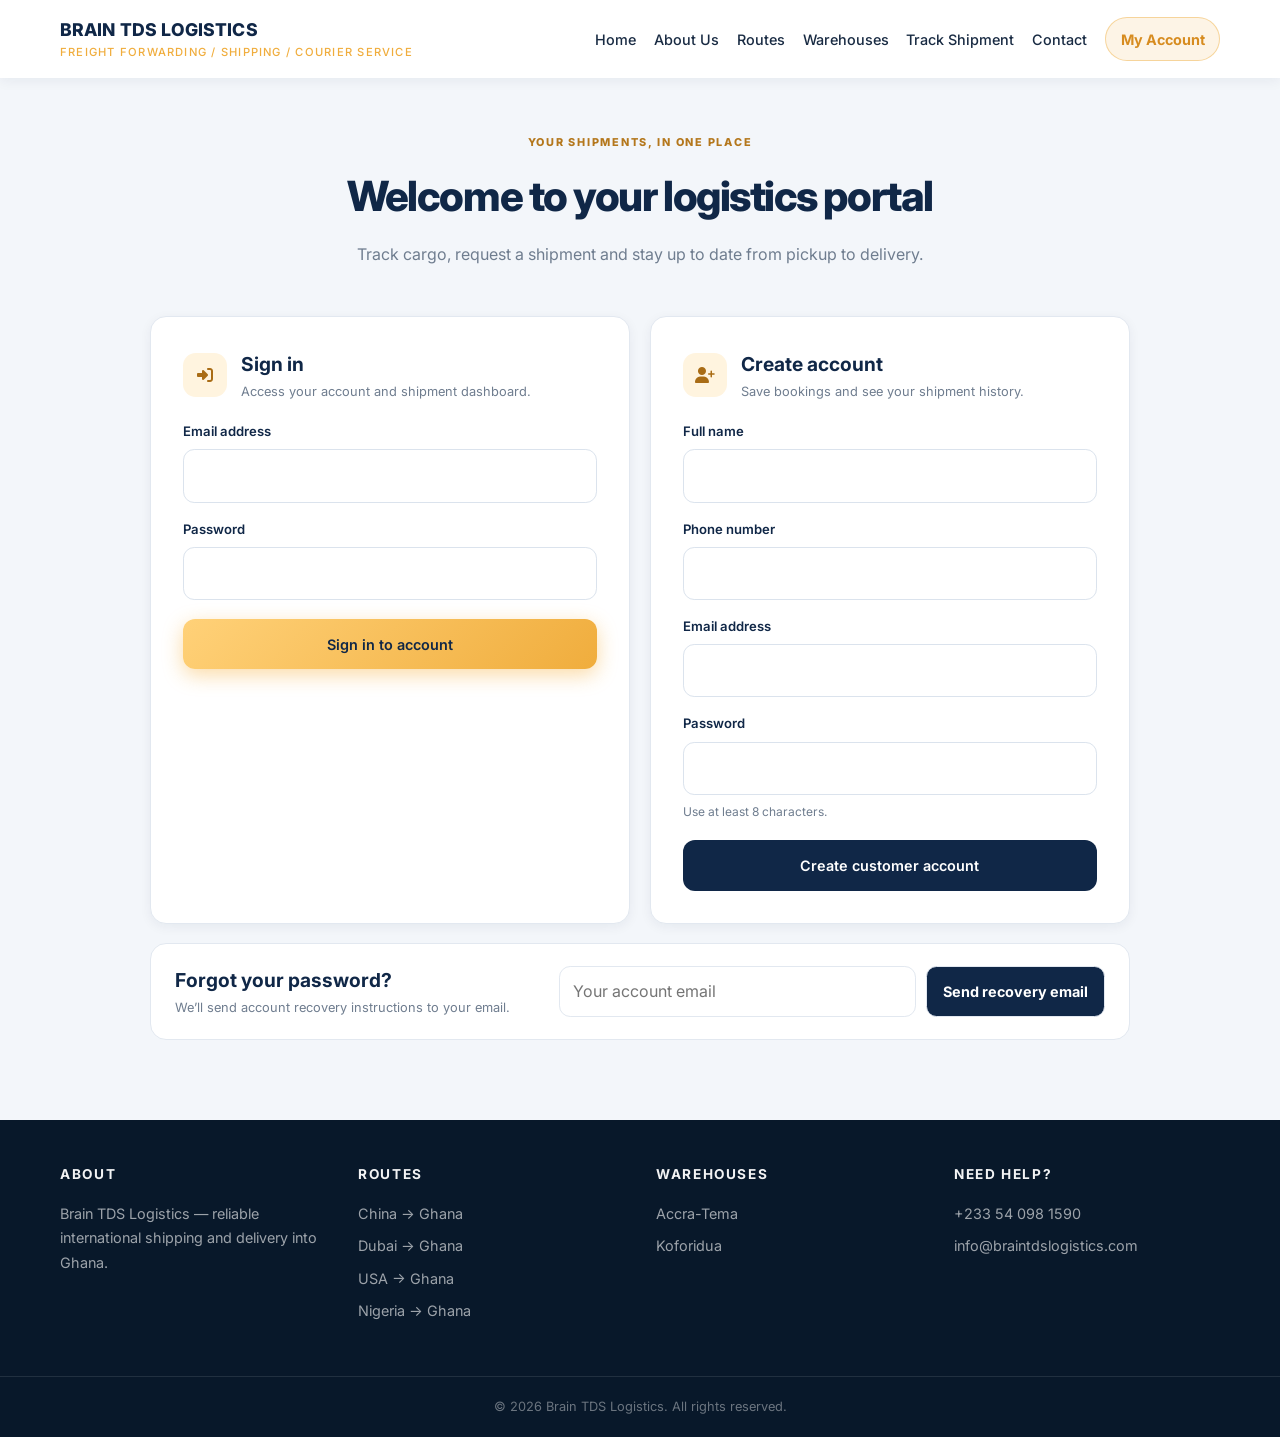
<file: staff.html>
<!DOCTYPE html>
<html lang="en">
<head>
  <meta charset="UTF-8" /><meta name="viewport" content="width=device-width, initial-scale=1.0" /><meta name="api-base-url" content="" />
  <title>Admin &amp; Operations Center | Brain TDS Logistics</title><meta name="description" content="Manage shipment requests, deliveries, accounts and system health for Brain TDS Logistics." />
  <link rel="preconnect" href="https://fonts.googleapis.com" /><link rel="preconnect" href="https://fonts.gstatic.com" crossorigin />
  <link href="https://fonts.googleapis.com/css2?family=Inter:wght@400;500;600;700;800&display=swap" rel="stylesheet" /><link rel="stylesheet" href="https://cdnjs.cloudflare.com/ajax/libs/font-awesome/6.4.0/css/all.min.css" /><link rel="stylesheet" href="style.css" />
</head>
<body data-page="staff">
  <header class="navbar scrolled" id="navbar"><div class="container nav-inner">
    <a href="index.html" class="brand"><span class="brand-name">BRAIN TDS LOGISTICS</span><span class="brand-tagline">Admin &amp; operations center</span></a>
    <nav class="nav-links" id="navLinks" aria-label="Operations navigation"><a href="index.html">Website</a><a href="#overview">Dashboard</a><a href="#bookings">Bookings</a><a href="#shipments">Shipments</a><a href="#updateShipment">Tracking</a><a class="hidden" id="adminAccountsLink" href="#adminUsersPanel">Accounts</a><a class="hidden" id="adminHealthLink" href="#adminSystemPanel">System health</a><a href="account.html">My Account</a><button class="nav-logout" type="button" data-logout>Sign out</button></nav>
    <button class="hamburger" id="hamburger" aria-label="Toggle menu" aria-expanded="false">☰</button>
  </div></header>
  <main class="page-content portal-page"><div class="container">
    <section class="portal-welcome" id="overview"><div><span class="eyebrow" id="portalEyebrow">LOGISTICS CONTROL TOWER</span><h1 id="portalTitle">Operations dashboard</h1><p class="muted" id="portalDescription">One clear view of cargo movement, customer requests and delivery performance.</p></div><div class="portal-actions"><span class="live-pill"><i></i> OPERATIONS LIVE</span><button class="btn btn-ghost portal-refresh" id="refreshDashboard" type="button"><i class="fa-solid fa-rotate"></i> Refresh data</button></div></section>
    <div class="form-message hidden" id="staffPageMessage" role="status" aria-live="polite"></div>
    <section class="dashboard-panel admin-system-panel hidden" id="adminSystemPanel">
      <div class="panel-heading"><div><span class="eyebrow">SYSTEM OVERVIEW</span><h2>Service health</h2><p class="muted">Live API, database and authentication configuration checks.</p></div><button class="table-action" id="checkSystemHealth" type="button"><i class="fa-solid fa-rotate"></i> Check now</button></div>
      <div class="system-health-grid">
        <article class="system-health-item"><span>API</span><strong id="apiHealthStatus" class="health-unknown">Checking…</strong></article>
        <article class="system-health-item"><span>Database</span><strong id="databaseHealthStatus" class="health-unknown">Checking…</strong></article>
        <article class="system-health-item"><span>Authentication</span><strong id="authHealthStatus" class="health-unknown">Checking…</strong></article>
        <small class="health-updated" id="healthCheckedAt">Not checked yet</small>
      </div>
    </section>
    <div class="metric-grid" id="staffMetrics">
      <article class="metric-card"><span class="metric-icon gold"><i class="fa-solid fa-inbox"></i></span><span class="metric-label">New booking requests</span><strong id="newRequestCount">—</strong><small>Need review</small></article>
      <article class="metric-card"><span class="metric-icon blue"><i class="fa-solid fa-truck-fast"></i></span><span class="metric-label">Active shipments</span><strong id="staffActiveShipments">—</strong><small>In the delivery network</small></article>
      <article class="metric-card"><span class="metric-icon green"><i class="fa-solid fa-circle-check"></i></span><span class="metric-label">Delivered</span><strong id="staffDeliveredShipments">—</strong><small>Successfully completed</small></article>
      <article class="metric-card"><span class="metric-icon purple"><i class="fa-solid fa-users"></i></span><span class="metric-label">Customer accounts</span><strong id="staffCustomerCount">—</strong><small>Registered customers</small></article>
    </div>
    <div class="operations-grid">
      <section class="dashboard-panel ops-main-panel" id="bookings"><div class="panel-heading"><div><span class="eyebrow">CUSTOMER PIPELINE</span><h2>Booking requests</h2></div><span class="record-count" id="requestRecordCount">—</span></div>
        <div class="table-wrap"><table class="data-table"><thead><tr><th>Customer</th><th>Route &amp; cargo</th><th>Received</th><th>Status</th><th>Action</th></tr></thead><tbody id="staffInquiries"><tr><td colspan="5" class="empty-row">Loading booking requests…</td></tr></tbody></table></div>
      </section>
      <section class="dashboard-panel ops-side-panel"><div class="panel-heading"><div><span class="eyebrow">CREATE TRACKING</span><h2>Register a shipment</h2></div></div>
        <form id="createShipmentForm" class="stack-form">
          <div class="form-field"><label for="shipmentInquiry">From booking request</label><select id="shipmentInquiry" name="inquiryId"><option value="">Create without a request</option></select></div>
          <div class="form-field"><label for="newTrackingNumber">Tracking number <span class="muted">(optional)</span></label><input id="newTrackingNumber" name="trackingNumber" maxlength="40" placeholder="Auto-generate if blank" /></div>
          <div class="form-field"><label for="newShipmentOrigin">Origin</label><input id="newShipmentOrigin" name="origin" required maxlength="120" /></div>
          <div class="form-field"><label for="newShipmentDestination">Destination</label><input id="newShipmentDestination" name="destination" value="Ghana" required maxlength="120" /></div>
          <div class="form-field"><label for="newShipmentMode">Service</label><select id="newShipmentMode" name="serviceMode" required><option>Air</option><option selected>Sea</option><option>Road</option></select></div>
          <div class="form-field"><label for="newShipmentEta">Estimated delivery</label><input id="newShipmentEta" name="estimatedDelivery" type="date" /></div>
          <div class="form-field"><label for="newShipmentCargo">Cargo description</label><textarea id="newShipmentCargo" name="cargoDescription" rows="2" maxlength="2000"></textarea></div>
          <button class="btn btn-primary" id="createShipmentSubmit" type="submit">Create shipment <i class="fa-solid fa-arrow-right"></i></button>
          <div class="form-message hidden" id="createShipmentResult" role="status" aria-live="polite"></div>
        </form>
      </section>
    </div>
    <section class="dashboard-panel" id="shipments"><div class="panel-heading"><div><span class="eyebrow">NETWORK VISIBILITY</span><h2>Active shipment register</h2></div><span class="record-count" id="shipmentRecordCount">—</span></div>
      <div class="table-wrap"><table class="data-table"><thead><tr><th>Tracking</th><th>Customer</th><th>Route</th><th>Status</th><th>Est. delivery</th><th>Action</th></tr></thead><tbody id="staffShipments"><tr><td colspan="6" class="empty-row">Loading shipment register…</td></tr></tbody></table></div>
    </section>
    <section class="dashboard-panel" id="updateShipment">
      <div class="panel-heading"><div><span class="eyebrow">KEEP EVERYONE INFORMED</span><h2>Post a tracking update</h2><p class="muted">Each update is added to the customer-visible shipment timeline.</p></div></div>
      <form id="shipmentEventForm" class="booking-grid">
        <div class="form-field"><label for="eventShipment">Shipment</label><select id="eventShipment" name="shipmentId" required><option value="">Select a shipment</option></select></div>
        <div class="form-field"><label for="eventStatus">New status</label><select id="eventStatus" name="status" required><option value="">Select status</option><option>Received at origin warehouse</option><option>In transit</option><option>Customs clearance</option><option>Arrived at destination</option><option>Out for delivery</option><option>Ready for pickup</option><option>Delivered</option><option>On hold</option></select></div>
        <div class="form-field"><label for="eventLocation">Current location</label><input id="eventLocation" name="location" required maxlength="120" /></div>
        <div class="form-field form-field-wide"><label for="eventDescription">Update details</label><textarea id="eventDescription" name="description" rows="2" maxlength="500" required placeholder="What changed? Add a helpful customer-facing update."></textarea></div>
        <div class="booking-submit"><button class="btn btn-dark" id="eventSubmit" type="submit">Publish tracking update <i class="fa-solid fa-paper-plane"></i></button><div class="form-message hidden" id="eventResult" role="status" aria-live="polite"></div></div>
      </form>
    </section>
    <section class="dashboard-panel hidden" id="adminUsersPanel"><div class="panel-heading admin-users-heading"><div><span class="eyebrow">ACCESS CONTROL</span><h2>Accounts &amp; staff access</h2><p class="muted">Grant staff access only to trusted operations personnel. Showing the most recent accounts available.</p></div><label class="admin-user-search"><span class="sr-only">Search accounts</span><input id="adminUserSearch" type="search" placeholder="Search name, email or role" autocomplete="off" /></label></div>
      <div class="table-wrap"><table class="data-table"><thead><tr><th>Name</th><th>Email</th><th>Role</th><th>Created</th><th>Access</th></tr></thead><tbody id="adminUsers"><tr><td colspan="5" class="empty-row">Loading accounts…</td></tr></tbody></table></div>
    </section>
  </div></main>
  <footer><div class="footer-bottom"><div class="container">© 2026 Brain TDS Logistics. Internal operations portal. <a href="contact.html">Customer website</a></div></div></footer>
  <script src="script.js"></script>
</body>
</html>
</file>
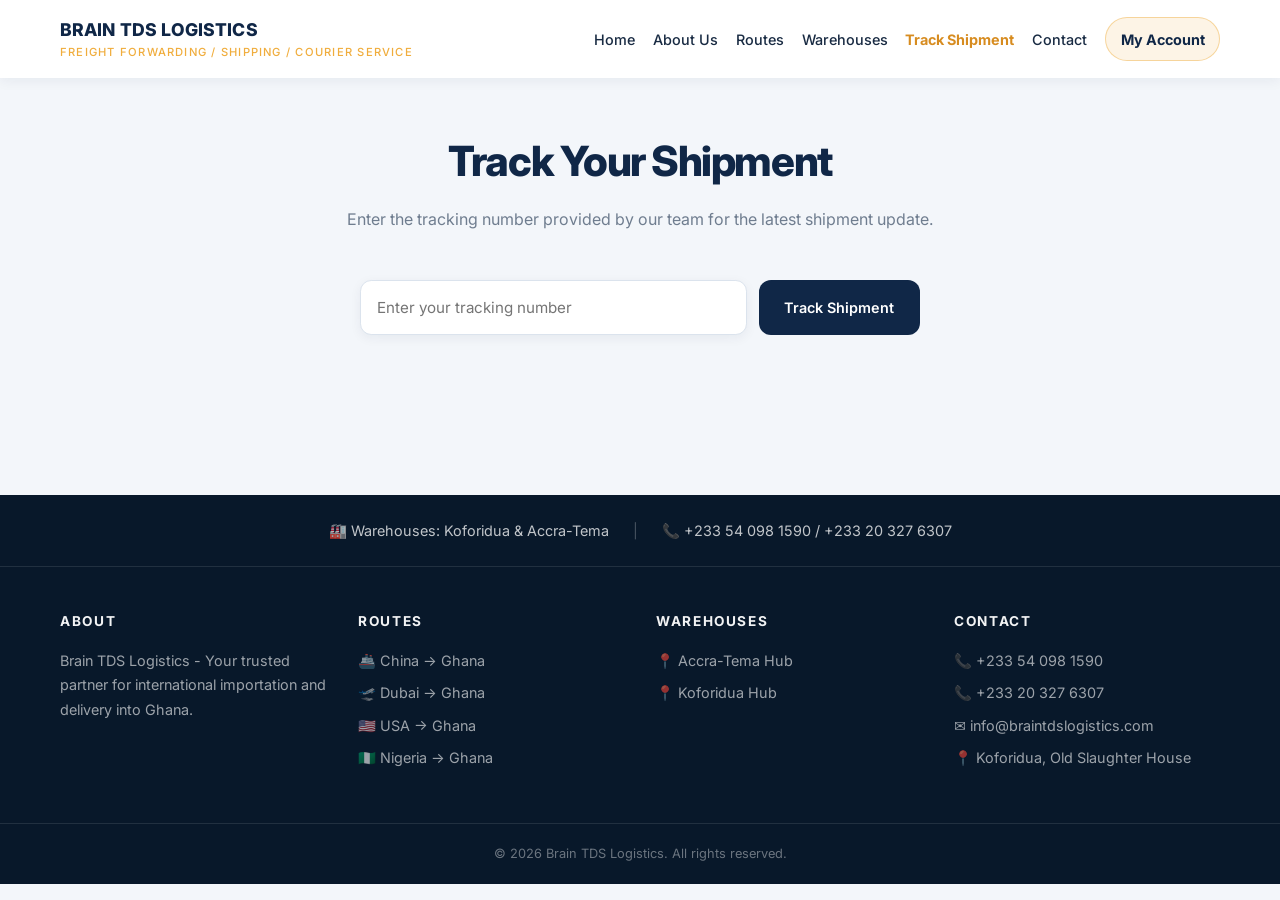
<file: track.html>
<!DOCTYPE html>
<html lang="en">
<head>
  <meta charset="UTF-8" /><meta name="viewport" content="width=device-width, initial-scale=1.0" /><meta name="api-base-url" content="" />
  <title>Track Shipment | Brain TDS Logistics</title><meta name="description" content="Look up the latest status of your Brain TDS Logistics shipment." />
  <link rel="preconnect" href="https://fonts.googleapis.com" /><link rel="preconnect" href="https://fonts.gstatic.com" crossorigin />
  <link href="https://fonts.googleapis.com/css2?family=Inter:wght@400;500;600;700;800&display=swap" rel="stylesheet" /><link rel="stylesheet" href="https://cdnjs.cloudflare.com/ajax/libs/font-awesome/6.4.0/css/all.min.css" /><link rel="stylesheet" href="style.css" />
</head>
<body data-page="track">
  <header class="navbar scrolled" id="navbar"><div class="container nav-inner">
    <a href="index.html" class="brand"><span class="brand-name">BRAIN TDS LOGISTICS</span><span class="brand-tagline">Freight Forwarding / Shipping / Courier Service</span></a>
    <nav class="nav-links" id="navLinks" aria-label="Main navigation"><a href="index.html">Home</a><a href="about.html">About Us</a><a href="routes.html">Routes</a><a href="warehouses.html">Warehouses</a><a href="track.html" aria-current="page">Track Shipment</a><a href="contact.html">Contact</a><a class="nav-account" href="account.html">My Account</a></nav>
    <button class="hamburger" id="hamburger" aria-label="Toggle menu" aria-expanded="false">☰</button>
  </div></header>
  <main class="page-content"><section class="section tracking-section"><div class="container center narrow">
    <div class="section-header"><h1 class="page-title">Track Your Shipment</h1><p class="muted">Enter the tracking number provided by our team for the latest shipment update.</p></div>
    <form class="tracking-form" id="trackingForm">
      <label class="sr-only" for="trackingInput">Tracking number</label><input id="trackingInput" name="trackingNumber" type="text" placeholder="Enter your tracking number" autocomplete="off" required />
      <button class="btn btn-dark" id="trackBtn" type="submit">Track Shipment</button>
    </form>
    <div class="tracking-result hidden" id="trackingResult" role="status" aria-live="polite"></div>
  </div></section></main>
  <footer><div class="footer-top"><div class="container footer-top-inner"><span>🏭 Warehouses: Koforidua &amp; Accra-Tema</span><span class="divider">|</span><span>📞 +233 54 098 1590 / +233 20 327 6307</span></div></div><div class="container footer-grid">
    <div><h4><a href="about.html">About</a></h4><p>Brain TDS Logistics - Your trusted partner for international importation and delivery into Ghana.</p></div><div><h4><a href="routes.html">Routes</a></h4><ul><li>🚢 China → Ghana</li><li>🛫 Dubai → Ghana</li><li>🇺🇸 USA → Ghana</li><li>🇳🇬 Nigeria → Ghana</li></ul></div><div><h4><a href="warehouses.html">Warehouses</a></h4><ul><li>📍 Accra-Tema Hub</li><li>📍 Koforidua Hub</li></ul></div><div><h4><a href="contact.html">Contact</a></h4><ul><li>📞 +233 54 098 1590</li><li>📞 +233 20 327 6307</li><li>✉️ info@braintdslogistics.com</li><li>📍 Koforidua, Old Slaughter House</li></ul></div>
  </div><div class="footer-bottom"><div class="container">© 2026 Brain TDS Logistics. All rights reserved.</div></div></footer>
  <script src="script.js"></script>
</body>
</html>
</file>
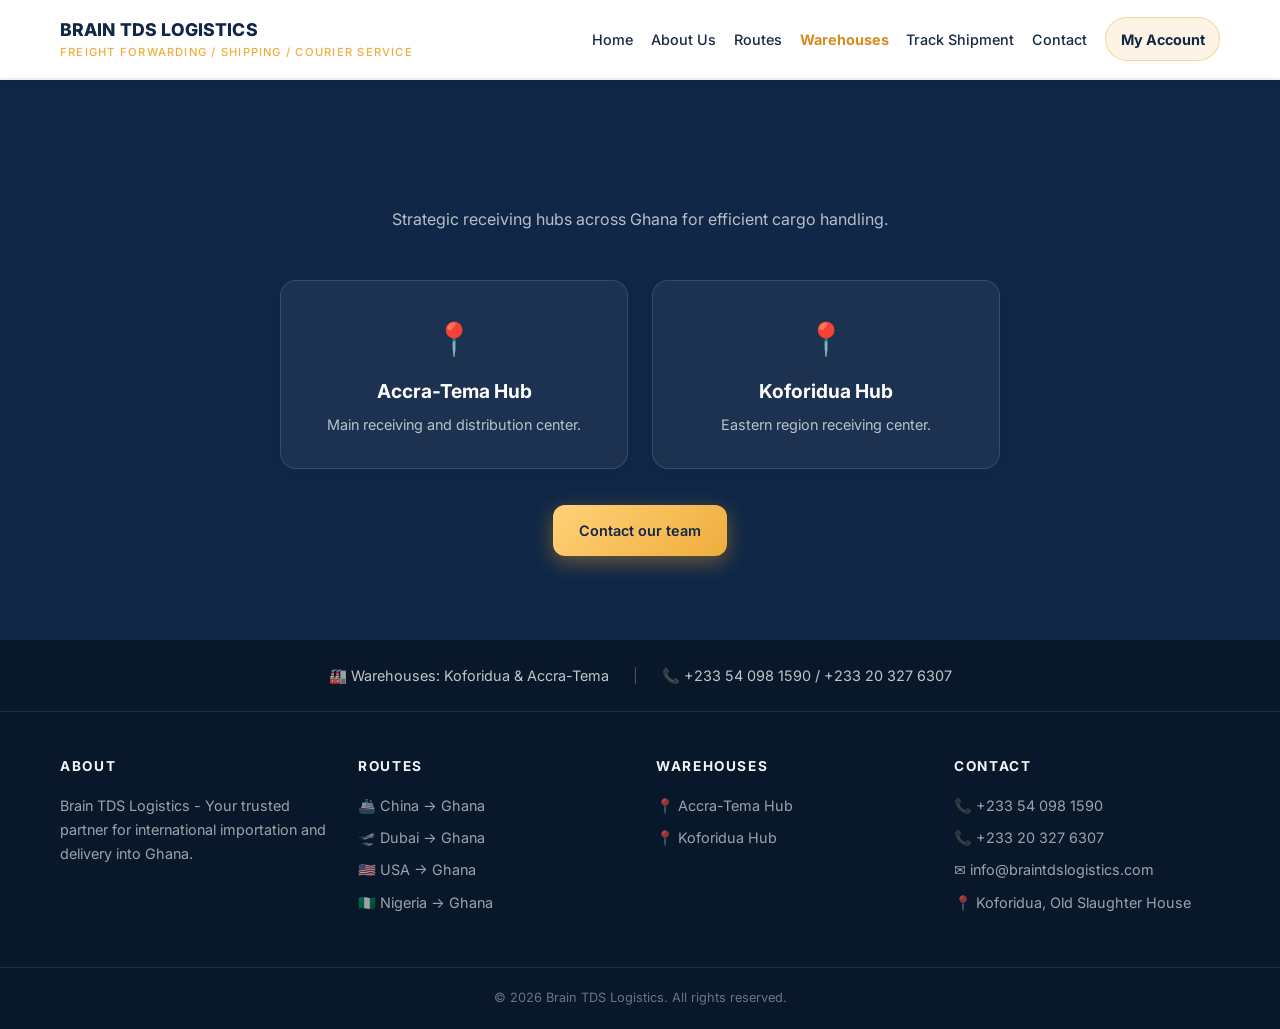
<file: warehouses.html>
<!DOCTYPE html>
<html lang="en">
<head>
  <meta charset="UTF-8" /><meta name="viewport" content="width=device-width, initial-scale=1.0" /><meta name="api-base-url" content="" />
  <title>Warehouses | Brain TDS Logistics</title><meta name="description" content="Find Brain TDS Logistics receiving and distribution hubs in Accra-Tema and Koforidua, Ghana." />
  <link rel="preconnect" href="https://fonts.googleapis.com" /><link rel="preconnect" href="https://fonts.gstatic.com" crossorigin />
  <link href="https://fonts.googleapis.com/css2?family=Inter:wght@400;500;600;700;800&display=swap" rel="stylesheet" /><link rel="stylesheet" href="https://cdnjs.cloudflare.com/ajax/libs/font-awesome/6.4.0/css/all.min.css" /><link rel="stylesheet" href="style.css" />
</head>
<body data-page="warehouses">
  <header class="navbar scrolled" id="navbar"><div class="container nav-inner">
    <a href="index.html" class="brand"><span class="brand-name">BRAIN TDS LOGISTICS</span><span class="brand-tagline">Freight Forwarding / Shipping / Courier Service</span></a>
    <nav class="nav-links" id="navLinks" aria-label="Main navigation"><a href="index.html">Home</a><a href="about.html">About Us</a><a href="routes.html">Routes</a><a href="warehouses.html" aria-current="page">Warehouses</a><a href="track.html">Track Shipment</a><a href="contact.html">Contact</a><a class="nav-account" href="account.html">My Account</a></nav>
    <button class="hamburger" id="hamburger" aria-label="Toggle menu" aria-expanded="false">☰</button>
  </div></header>
  <main class="page-content"><section class="section bg-navy"><div class="container">
    <div class="section-header center"><h1 class="white page-title">Our Warehouses</h1><p class="muted-light">Strategic receiving hubs across Ghana for efficient cargo handling.</p></div>
    <div class="warehouses-grid">
      <article class="warehouse-card"><div class="pin">📍</div><h2>Accra-Tema Hub</h2><p>Main receiving and distribution center.</p></article>
      <article class="warehouse-card"><div class="pin">📍</div><h2>Koforidua Hub</h2><p>Eastern region receiving center.</p></article>
    </div>
    <div class="center page-cta"><a href="contact.html" class="btn btn-primary">Contact our team</a></div>
  </div></section></main>
  <footer><div class="footer-top"><div class="container footer-top-inner"><span>🏭 Warehouses: Koforidua &amp; Accra-Tema</span><span class="divider">|</span><span>📞 +233 54 098 1590 / +233 20 327 6307</span></div></div><div class="container footer-grid">
    <div><h4><a href="about.html">About</a></h4><p>Brain TDS Logistics - Your trusted partner for international importation and delivery into Ghana.</p></div><div><h4><a href="routes.html">Routes</a></h4><ul><li>🚢 China → Ghana</li><li>🛫 Dubai → Ghana</li><li>🇺🇸 USA → Ghana</li><li>🇳🇬 Nigeria → Ghana</li></ul></div><div><h4><a href="warehouses.html">Warehouses</a></h4><ul><li>📍 Accra-Tema Hub</li><li>📍 Koforidua Hub</li></ul></div><div><h4><a href="contact.html">Contact</a></h4><ul><li>📞 +233 54 098 1590</li><li>📞 +233 20 327 6307</li><li>✉️ info@braintdslogistics.com</li><li>📍 Koforidua, Old Slaughter House</li></ul></div>
  </div><div class="footer-bottom"><div class="container">© 2026 Brain TDS Logistics. All rights reserved.</div></div></footer>
  <script src="script.js"></script>
</body>
</html>
</file>
<file: style.css>
/* ===== Design Tokens ===== */
:root {
  --navy: #0b1e3f;
  --navy-light: #1a3160;
  --navy-dark: #061429;
  --gold: #f5a623;
  --gold-dark: #d8901a;
  --bg: #f8fafc;
  --cream: #fdfaf3;
  --text: #1a2540;
  --muted: #6b7689;
  --white: #ffffff;
  --border: #e5e9f0;
  --shadow-sm: 0 2px 8px rgba(11, 30, 63, 0.06);
  --shadow-md: 0 8px 24px rgba(11, 30, 63, 0.1);
  --shadow-lg: 0 20px 50px rgba(11, 30, 63, 0.18);
}

* { box-sizing: border-box; margin: 0; padding: 0; }

html { scroll-behavior: smooth; }

body {
  font-family: 'Inter', 'Segoe UI', system-ui, -apple-system, sans-serif;
  background: var(--bg);
  color: var(--text);
  line-height: 1.6;
  -webkit-font-smoothing: antialiased;
}

img { max-width: 100%; display: block; }
a { color: inherit; text-decoration: none; }
ul { list-style: none; }

.container { max-width: 1200px; margin: 0 auto; padding: 0 1.25rem; }
.narrow { max-width: 720px; }
.center { text-align: center; }
.hidden { display: none !important; }
.sr-only {
  position: absolute;
  width: 1px;
  height: 1px;
  padding: 0;
  margin: -1px;
  overflow: hidden;
  clip: rect(0, 0, 0, 0);
  white-space: nowrap;
  border: 0;
}
.muted { color: var(--muted); }
.muted-light { color: rgba(255,255,255,0.7); }
.white { color: var(--white); }

/* ===== Navbar ===== */
.navbar {
  position: fixed; top: 0; left: 0; right: 0;
  z-index: 100;
  transition: all 0.3s ease;
  padding: 1rem 0;
}
.navbar.scrolled {
  background: rgba(255,255,255,0.96);
  backdrop-filter: blur(10px);
  box-shadow: var(--shadow-sm);
}
.nav-inner { display: flex; align-items: center; justify-content: space-between; }
.brand { display: flex; flex-direction: column; }
.brand-name { font-weight: 800; font-size: 1.1rem; color: var(--navy); letter-spacing: -0.01em; }
.navbar:not(.scrolled) .brand-name { color: var(--white); }
.brand-tagline { font-size: 0.7rem; font-weight: 500; color: var(--gold); letter-spacing: 0.15em; text-transform: uppercase; }
.nav-links { display: flex; gap: 2rem; }
.nav-links a {
  font-size: 0.9rem; font-weight: 500;
  color: var(--text);
  transition: color 0.2s;
}
.navbar:not(.scrolled) .nav-links a { color: rgba(255,255,255,0.9); }
.nav-links a:hover { color: var(--gold); }
.hamburger {
  display: none;
  background: none; border: none; cursor: pointer;
  font-size: 1.6rem; color: var(--navy);
}
.navbar:not(.scrolled) .hamburger { color: var(--white); }

/* ===== Hero ===== */
.hero {
  position: relative;
  min-height: 100vh;
  display: flex; align-items: center; justify-content: center;
  background:
    linear-gradient(135deg, rgba(6,20,41,0.85), rgba(11,30,63,0.7)),
    url('https://images.unsplash.com/photo-1494412651409-8963ce7935a7?auto=format&fit=crop&w=1920&q=80') center/cover;
  color: var(--white);
  text-align: center;
  padding: 6rem 1.25rem 4rem;
}
.hero-content { position: relative; z-index: 2; max-width: 900px; }
.hero h1 {
  font-size: clamp(2rem, 5vw, 3.75rem);
  font-weight: 800;
  line-height: 1.1;
  letter-spacing: -0.02em;
}
.accent { color: var(--gold); }
.hero-sub {
  margin-top: 1.5rem;
  font-size: clamp(1rem, 1.3vw, 1.15rem);
  color: rgba(255,255,255,0.85);
  max-width: 700px; margin-left: auto; margin-right: auto;
}
.hero-cta {
  margin-top: 2.5rem;
  display: flex; gap: 1rem; justify-content: center; flex-wrap: wrap;
}

/* ===== Buttons ===== */
.btn {
  display: inline-flex; align-items: center; justify-content: center; gap: 0.4rem;
  padding: 0.85rem 1.6rem;
  font-size: 0.9rem; font-weight: 600;
  border-radius: 0.6rem;
  cursor: pointer;
  border: none;
  transition: all 0.2s ease;
  text-decoration: none;
}
.btn-primary {
  background: var(--gold); color: var(--navy);
  box-shadow: 0 6px 20px rgba(245, 166, 35, 0.4);
}
.btn-primary:hover { background: var(--gold-dark); transform: translateY(-2px); }
.btn-ghost {
  background: rgba(255,255,255,0.1); color: var(--white);
  border: 2px solid rgba(255,255,255,0.3);
  backdrop-filter: blur(10px);
}
.btn-ghost:hover { background: rgba(255,255,255,0.2); }
.btn-dark {
  background: var(--navy); color: var(--white);
}
.btn-dark:hover { background: var(--navy-light); }

/* ===== Stats ===== */
.stats { background: var(--navy); padding: 3rem 0; }
.stats-grid {
  display: grid;
  grid-template-columns: repeat(3, 1fr);
  gap: 2rem;
  text-align: center;
}
.stat-value {
  font-size: clamp(2rem, 4vw, 2.75rem);
  font-weight: 800;
  color: var(--white);
}
.stat-label {
  margin-top: 0.4rem;
  font-size: 0.8rem; font-weight: 600;
  text-transform: uppercase; letter-spacing: 0.12em;
  color: rgba(255,255,255,0.7);
}

/* ===== Sections ===== */
.section { padding: 5rem 0; }
.page-content { min-height: 55vh; padding-top: 5rem; }
.page-title { color: var(--navy); font-size: clamp(1.8rem, 4vw, 2.6rem); font-weight: 800; }
.page-cta { margin-top: 2rem; }
.about-page-copy h2 { margin: 1.6rem 0 0.6rem; color: var(--navy); font-size: 1.05rem; text-align: center; }
.about-services-heading { margin: 3rem 0 1.5rem; }
.about-services-heading h2 { color: var(--navy); }
.bg-cream { background: var(--cream); }
.bg-navy { background: var(--navy); }
.section-header { margin-bottom: 3rem; }
.section-header h2 {
  font-size: clamp(1.6rem, 3vw, 2.1rem); font-weight: 700;
  color: var(--navy); letter-spacing: -0.01em;
}
.section-header h2.white { color: var(--white); }
.section-header p { margin-top: 0.75rem; max-width: 600px; margin-left: auto; margin-right: auto; }

/* ===== Tracking ===== */
.tracking-section h2 { font-size: clamp(1.6rem, 3vw, 2.1rem); color: var(--navy); margin-bottom: 0.5rem; }
.tracking-form {
  margin-top: 2rem;
  display: flex; gap: 0.75rem;
  max-width: 560px; margin-left: auto; margin-right: auto;
}
.tracking-form input {
  flex: 1;
  padding: 0.9rem 1rem;
  font-size: 0.95rem;
  font-family: inherit;
  border: 1px solid var(--border);
  border-radius: 0.6rem;
  background: var(--white);
  color: var(--text);
  box-shadow: var(--shadow-sm);
  outline: none;
  transition: border-color 0.2s, box-shadow 0.2s;
}
.tracking-form input:focus {
  border-color: var(--gold);
  box-shadow: 0 0 0 3px rgba(245,166,35,0.2);
}
.tracking-result {
  margin: 1.5rem auto 0;
  max-width: 560px;
  padding: 1rem 1.25rem;
  border-radius: 0.6rem;
  background: rgba(245, 166, 35, 0.08);
  border: 1px solid rgba(245, 166, 35, 0.3);
  font-size: 0.95rem;
  text-align: left;
}
.tracking-result.error,
.form-message.error {
  background: #fff1f0;
  border-color: #f3b4af;
  color: #8d241d;
}
.tracking-result.success,
.form-message.success {
  background: #effaf2;
  border-color: #a7d8b2;
  color: #1d6030;
}
.btn:disabled {
  cursor: wait;
  opacity: 0.7;
  transform: none;
}

/* ===== Shipment request form ===== */
.inquiry-form {
  padding: 2rem;
  background: var(--white);
  border: 1px solid var(--border);
  border-radius: 1rem;
  box-shadow: var(--shadow-md);
}
.form-grid {
  display: grid;
  grid-template-columns: repeat(2, minmax(0, 1fr));
  gap: 1.25rem;
  margin-bottom: 1.5rem;
}
.form-field {
  display: flex;
  flex-direction: column;
  gap: 0.45rem;
}
.form-field-full { grid-column: 1 / -1; }
.form-field label {
  color: var(--navy);
  font-size: 0.9rem;
  font-weight: 600;
}
.form-field input,
.form-field select,
.form-field textarea {
  width: 100%;
  padding: 0.8rem 0.9rem;
  border: 1px solid var(--border);
  border-radius: 0.55rem;
  background: var(--white);
  color: var(--text);
  font: inherit;
}
.form-field input:focus,
.form-field select:focus,
.form-field textarea:focus {
  outline: 2px solid rgba(245, 166, 35, 0.35);
  border-color: var(--gold);
}
.form-field textarea { resize: vertical; }
.form-message {
  margin-top: 1rem;
  padding: 0.85rem 1rem;
  border: 1px solid var(--border);
  border-radius: 0.6rem;
}

/* ===== Location Map ===== */
.location-grid {
  display: grid;
  grid-template-columns: minmax(260px, 1fr) minmax(420px, 1.5fr);
  gap: 2.5rem;
  align-items: start;
  justify-content: center;
  justify-items: center;
  max-width: 1200px;
  margin: 0 auto;
  padding: 0 1rem;
}
.location-column {
  display: grid;
  gap: 1.5rem;
  width: 100%;
  align-items: center;
  justify-items: center;
}
.location-details,
.map-embed,
.location-about {
  width: 100%;
}
.location-list {
  display: grid;
  gap: 1rem;
  width: 100%;
  max-width: 380px;
  margin: 0 auto;
}
.location-list li {
  padding: 1rem 1.25rem;
  background: var(--white);
  border: 1px solid var(--border);
  border-radius: 1rem;
  box-shadow: var(--shadow-sm);
  color: var(--text);
  font-size: 1rem;
}
.location-about {
  padding: 2rem 2.2rem;
  background: var(--white);
  border: 1px solid var(--border);
  border-radius: 1.25rem;
  box-shadow: var(--shadow-lg);
  max-width: 680px;
  margin: 0 auto;
}
.location-about h3,
.location-about h4 {
  color: var(--navy);
  text-align: center;
}
.location-about h3 {
  margin-bottom: 1rem;
  font-size: 1.65rem;
  line-height: 1.1;
}
.location-about h4 {
  margin: 1.6rem 0 0.6rem;
  font-size: 1.05rem;
}
.location-about p {
  margin-top: 0.85rem;
  color: var(--text);
  line-height: 1.85;
  max-width: 640px;
  margin-left: auto;
  margin-right: auto;
  text-align: center;
}
.about-list {
  margin: 1rem auto 0;
  padding-left: 1.25rem;
  max-width: 520px;
  color: var(--text);
}
.about-list li {
  margin-bottom: 0.7rem;
  line-height: 1.75;
}
.map-embed {
  border-radius: 1rem;
  overflow: hidden;
  box-shadow: var(--shadow-md);
  min-height: 340px;
  width: 100%;
  max-width: 580px;
}
.map-embed iframe {
  width: 100%;
  min-height: 340px;
  border: 0;
}

/* ===== Cards ===== */
.cards-grid {
  display: grid;
  grid-template-columns: repeat(auto-fit, minmax(240px, 1fr));
  gap: 1.5rem;
}
.route-card {
  background: var(--white);
  border: 1px solid var(--border);
  border-radius: 0.85rem;
  padding: 1.5rem;
  box-shadow: var(--shadow-sm);
  transition: all 0.3s ease;
}
.route-card:hover {
  transform: translateY(-6px);
  box-shadow: var(--shadow-lg);
  border-color: rgba(245,166,35,0.3);
}
.route-card .emoji { font-size: 2rem; margin-bottom: 1rem; }
.route-card h2 { color: var(--navy); font-size: 1.1rem; font-weight: 700; transition: color 0.2s; }
.route-card:hover h2 { color: var(--gold); }
.route-card p { margin-top: 0.5rem; color: var(--muted); font-size: 0.9rem; }
.card-meta {
  margin-top: 1.25rem; padding-top: 1rem;
  border-top: 1px solid var(--border);
  display: flex; justify-content: space-between;
  font-size: 0.78rem; font-weight: 600;
  color: var(--navy-light);
}
.card-meta .time { color: var(--gold-dark); }

/* ===== Features ===== */
.features-grid {
  display: grid;
  grid-template-columns: repeat(auto-fit, minmax(260px, 1fr));
  gap: 1.5rem;
}
.feature {
  background: var(--white);
  border: 1px solid var(--border);
  border-radius: 0.85rem;
  padding: 1.5rem;
  box-shadow: var(--shadow-sm);
  transition: all 0.3s ease;
}
.feature:hover {
  border-color: rgba(245,166,35,0.4);
  box-shadow: var(--shadow-md);
}
.feature .icon {
  width: 52px; height: 52px;
  display: flex; align-items: center; justify-content: center;
  background: rgba(245,166,35,0.12);
  border-radius: 0.6rem;
  font-size: 1.5rem;
  margin-bottom: 1rem;
  transition: background 0.2s;
}
.feature:hover .icon { background: rgba(245,166,35,0.22); }
.feature h3 { color: var(--navy); font-size: 1rem; font-weight: 700; }
.feature p { margin-top: 0.5rem; color: var(--muted); font-size: 0.9rem; }

/* ===== Warehouses ===== */
.warehouses-grid {
  display: grid;
  grid-template-columns: repeat(auto-fit, minmax(240px, 1fr));
  gap: 1.5rem;
  max-width: 720px; margin: 0 auto;
}
.warehouse-card {
  background: rgba(255,255,255,0.05);
  border: 1px solid rgba(255,255,255,0.1);
  border-radius: 0.85rem;
  padding: 2rem;
  text-align: center;
  transition: background 0.2s;
}
.warehouse-card:hover { background: rgba(255,255,255,0.1); }
.warehouse-card .pin { font-size: 2rem; margin-bottom: 0.75rem; }
.warehouse-card h2 { color: var(--white); font-size: 1.2rem; }
.warehouse-card p { margin-top: 0.4rem; color: rgba(255,255,255,0.7); font-size: 0.9rem; }

/* ===== Footer ===== */
footer { background: var(--navy-dark); padding-top: 0; }
.footer-top {
  border-bottom: 1px solid rgba(255,255,255,0.1);
  padding: 1.5rem 0;
}
.footer-top-inner {
  display: flex; justify-content: center; flex-wrap: wrap;
  gap: 0.5rem 1.5rem;
  font-size: 0.9rem;
  color: rgba(255,255,255,0.75);
  text-align: center;
}
.footer-top-inner .divider { color: rgba(255,255,255,0.25); }
.footer-grid {
  padding: 3rem 1.25rem;
  display: grid;
  grid-template-columns: repeat(auto-fit, minmax(200px, 1fr));
  gap: 2rem;
}
.footer-grid h4 {
  color: var(--white);
  font-size: 0.85rem; font-weight: 700;
  letter-spacing: 0.12em; text-transform: uppercase;
  margin-bottom: 1rem;
}
.footer-grid p, .footer-grid li {
  color: rgba(255,255,255,0.6);
  font-size: 0.9rem; line-height: 1.7;
}
.footer-grid ul li { margin-bottom: 0.5rem; }
.footer-grid a { color: rgba(255,255,255,0.95); text-decoration: none; }
.footer-grid .contact-link {
  display: inline-flex;
  margin-top: 0.75rem;
  padding: 0.75rem 1rem;
  border: 1px solid rgba(255,255,255,0.18);
  border-radius: 0.75rem;
  background: rgba(255,255,255,0.08);
  color: rgba(255,255,255,0.95);
  transition: background 0.2s ease, transform 0.2s ease, border-color 0.2s ease;
}
.footer-grid .contact-link:hover {
  background: rgba(255,255,255,0.16);
  border-color: rgba(255,255,255,0.3);
  transform: translateY(-1px);
}
.footer-social {
  padding: 2rem 0 1.5rem;
  border-top: 1px solid rgba(255,255,255,0.1);
}
.social-links {
  display: flex;
  justify-content: center;
  gap: 1.25rem;
  flex-wrap: wrap;
}
.social-links a {
  display: inline-flex;
  align-items: center;
  justify-content: center;
  width: 42px;
  height: 42px;
  background: rgba(245,166,35,0.15);
  border: 1px solid rgba(245,166,35,0.3);
  border-radius: 50%;
  color: var(--gold);
  font-size: 1rem;
  transition: all 0.3s ease;
}
.social-links a:hover {
  background: var(--gold);
  color: var(--navy);
  transform: translateY(-3px);
  box-shadow: 0 6px 20px rgba(245,166,35,0.4);
}
.footer-bottom {
  border-top: 1px solid rgba(255,255,255,0.1);
  padding: 1.25rem 0;
  font-size: 0.8rem;
  color: rgba(255,255,255,0.4);
  text-align: center;
}

/* ===== Responsive ===== */
@media (max-width: 768px) {
  .nav-links {
    position: absolute; top: 100%; left: 0; right: 0;
    flex-direction: column; gap: 0;
    background: var(--white);
    box-shadow: var(--shadow-md);
    padding: 1rem 1.25rem;
    transform: translateY(-10px); opacity: 0; pointer-events: none;
    transition: all 0.25s ease;
  }
  .nav-links.open {
    transform: translateY(0); opacity: 1; pointer-events: auto;
  }
  .nav-links a { padding: 0.75rem 0; border-bottom: 1px solid var(--border); color: var(--text); }
  .nav-links a:last-child { border-bottom: none; }
  .hamburger { display: block; }
  .stats-grid { grid-template-columns: 1fr; gap: 2rem; }
  .tracking-form { flex-direction: column; }
  .inquiry-form { padding: 1.25rem; }
  .form-grid { grid-template-columns: 1fr; gap: 1rem; }
  .form-field-full { grid-column: auto; }
  .footer-top-inner .divider { display: none; }
  .footer-grid { grid-template-columns: 1fr; padding: 2rem 1.25rem; gap: 1.5rem; }
  .location-grid { grid-template-columns: 1fr; }
  .section { padding: 3.5rem 0; }
  .hero { padding: 5rem 1.25rem 3rem; }
  .hero h1 { font-size: 1.75rem; }
  .hero-cta { margin-top: 2rem; gap: 0.75rem; }
  .btn { padding: 0.75rem 1.25rem; font-size: 0.85rem; }
  .cards-grid { grid-template-columns: 1fr; }
  .features-grid { grid-template-columns: 1fr; }
  .warehouses-grid { grid-template-columns: 1fr; }
  .social-links { gap: 0.75rem; }
  .social-links a { width: 38px; height: 38px; font-size: 0.9rem; }
  .section-header h2 { font-size: 1.4rem; }
}

@media (max-width: 480px) {
  .container { padding: 0 1rem; }
  .navbar { padding: 0.75rem 0; }
  .brand-name { font-size: 0.9rem; }
  .brand-tagline { font-size: 0.6rem; }
  .hero { min-height: auto; padding: 4rem 1rem 2.5rem; }
  .hero h1 { font-size: 1.5rem; }
  .hero-sub { font-size: 0.95rem; margin-top: 1rem; }
  .hero-cta { flex-direction: column; margin-top: 1.5rem; }
  .btn { width: 100%; }
  .stats { padding: 2rem 0; }
  .stats-grid { gap: 1.5rem; }
  .stat-value { font-size: 1.75rem; }
  .stat-label { font-size: 0.75rem; }
  .section { padding: 2.5rem 0; }
  .section-header { margin-bottom: 2rem; }
  .section-header h2 { font-size: 1.2rem; }
  .section-header p { font-size: 0.9rem; }
  .tracking-form { gap: 0.5rem; }
  .tracking-form input { padding: 0.75rem 0.8rem; font-size: 0.9rem; }
  .btn-dark { padding: 0.7rem 1rem; font-size: 0.8rem; }
  .feature, .route-card, .warehouse-card { padding: 1.2rem; }
  .feature h3, .route-card h2 { font-size: 0.95rem; }
  .feature p, .route-card p { font-size: 0.8rem; }
  .footer-grid { padding: 1.5rem 1rem; }
  .footer-grid h4 { font-size: 0.75rem; margin-bottom: 0.75rem; }
  .footer-grid p, .footer-grid li { font-size: 0.8rem; }
  .footer-top-inner { font-size: 0.8rem; gap: 0.75rem; }
  .social-links a { width: 36px; height: 36px; font-size: 0.85rem; }
}

@media (max-width: 360px) {
  .hero h1 { font-size: 1.3rem; line-height: 1; }
  .stat-value { font-size: 1.5rem; }
  .section-header h2 { font-size: 1.1rem; }
}

/* ===== Product polish ===== */
:root {
  --navy: #102747;
  --navy-light: #1b3c63;
  --navy-dark: #091a2e;
  --gold: #f0ad3d;
  --gold-dark: #d78c20;
  --bg: #f3f6fa;
  --cream: #f7f9fc;
  --text: #192b43;
  --muted: #6f7d8f;
  --border: #e2e8f0;
  --shadow-sm: 0 3px 12px rgba(16, 39, 71, 0.06);
  --shadow-md: 0 12px 32px rgba(16, 39, 71, 0.09);
  --shadow-lg: 0 22px 54px rgba(16, 39, 71, 0.13);
}

body { background: var(--bg); }
button, input, select, textarea { font: inherit; }
button, a, input, select, textarea { -webkit-tap-highlight-color: transparent; }
a:focus-visible, button:focus-visible, input:focus-visible, select:focus-visible, textarea:focus-visible {
  outline: 3px solid rgba(240, 173, 61, 0.62);
  outline-offset: 3px;
}

.nav-links { align-items: center; gap: clamp(0.7rem, 1.4vw, 1.45rem); }
.nav-links a[aria-current="page"] { color: var(--gold-dark); font-weight: 700; }
.navbar:not(.scrolled) .nav-links a[aria-current="page"] { color: var(--gold); }
.nav-links .nav-account {
  padding: 0.58rem 0.9rem;
  border: 1px solid rgba(240, 173, 61, 0.44);
  border-radius: 999px;
  color: var(--navy);
  background: rgba(240, 173, 61, 0.13);
  font-weight: 700;
}
.navbar:not(.scrolled) .nav-links .nav-account { color: var(--white); background: rgba(240, 173, 61, 0.2); }
.nav-logout {
  padding: 0.58rem 0.9rem;
  border: 0;
  border-radius: 999px;
  background: rgba(240, 173, 61, 0.14);
  color: var(--navy);
  cursor: pointer;
  font-weight: 700;
}
.navbar.scrolled .nav-logout { color: var(--navy); }
.navbar:not(.scrolled) .nav-logout { color: var(--white); background: rgba(240, 173, 61, 0.2); }
.brand-name { letter-spacing: 0.005em; }
.brand-tagline { letter-spacing: 0.11em; }
.hero { background-position: center; }
.hero-content { padding: clamp(1.5rem, 4vw, 3rem); }
.hero h1 { text-wrap: balance; text-shadow: 0 5px 26px rgba(0, 0, 0, 0.2); }
.hero-sub { text-wrap: balance; }
.hero-cta .btn { min-height: 50px; }
.btn { border-radius: 0.75rem; }
.btn-primary { background: linear-gradient(135deg, #ffd178, var(--gold)); }
.btn-dark, .btn-ghost-dark { background: var(--navy); color: var(--white); }
.btn-ghost-dark {
  border: 1px solid var(--border);
  border-radius: 0.65rem;
  padding: 0.75rem 1rem;
  font-weight: 700;
  cursor: pointer;
}
.btn-dark:hover, .btn-ghost-dark:hover { background: var(--navy-light); }
.section-header h2 { text-wrap: balance; }
.tracking-result {
  max-width: 760px;
  padding: 1.5rem;
  border-radius: 1rem;
  background: var(--white);
  border-color: var(--border);
  box-shadow: var(--shadow-sm);
}
.tracking-result.error { background: #fff6f5; }
.tracking-overview { display: grid; gap: 0.35rem; padding-bottom: 1rem; }
.tracking-status { color: var(--navy); font-size: 1.45rem; }
.tracking-route { color: var(--text); font-weight: 600; }
.tracking-eta { color: var(--muted); font-size: 0.88rem; }
.shipment-timeline { display: grid; gap: 0; margin-top: 0.75rem; text-align: left; }
.timeline-event { display: grid; grid-template-columns: 18px 1fr; gap: 0.9rem; min-height: 86px; }
.timeline-marker {
  position: relative;
  width: 12px;
  height: 12px;
  margin: 0.35rem 0 0 2px;
  border: 3px solid #d5deea;
  border-radius: 50%;
  background: var(--white);
}
.timeline-event:not(:last-child) .timeline-marker::after {
  position: absolute;
  top: 8px;
  left: 2px;
  width: 2px;
  height: 78px;
  background: #d5deea;
  content: "";
}
.timeline-event.latest .timeline-marker { border-color: var(--gold); background: var(--gold); }
.timeline-event.latest .timeline-marker::after { background: #e8d3ad; }
.timeline-content { display: grid; gap: 0.2rem; padding-bottom: 1rem; }
.timeline-content strong { color: var(--navy); }
.timeline-content p { color: var(--text); }
.timeline-content span, .timeline-empty { color: var(--muted); font-size: 0.84rem; }
.location-about a, .feature a { color: var(--navy-light); font-weight: 700; text-decoration: underline; text-decoration-color: var(--gold); text-underline-offset: 3px; }
.page-content { background: var(--bg); }
.bg-cream { background: var(--bg); }
.page-content .section { padding-top: 3rem; }
.page-title { letter-spacing: -0.035em; }
.eyebrow {
  display: inline-block;
  color: #b4771c;
  font-size: 0.68rem;
  font-weight: 800;
  letter-spacing: 0.16em;
}
.section-header .eyebrow { margin-bottom: 0.75rem; }
.about-page-copy, .feature, .route-card, .warehouse-card, .inquiry-form,
.dashboard-panel, .metric-card, .auth-card {
  border-radius: 1rem;
  box-shadow: var(--shadow-sm);
}
.feature, .route-card { border-color: var(--border); }
.feature:hover, .route-card:hover { box-shadow: var(--shadow-md); }
.route-card h2 { line-height: 1.35; }
.warehouse-card { border-color: rgba(255,255,255,0.13); }
.about-services-heading { margin-top: 3.5rem; }
.about-page-copy { padding: clamp(1.4rem, 4vw, 2.5rem); line-height: 1.8; }
.about-page-copy p + p { margin-top: 1rem; }
.about-page-copy h2 { margin-top: 2rem; font-size: 1.1rem; }
.page-cta .btn { margin: 0.25rem; }
.form-field input, .form-field select, .form-field textarea, .tracking-form input,
.recovery-controls input {
  border-radius: 0.7rem;
  border-color: #dbe3ed;
  transition: border-color 0.18s, box-shadow 0.18s;
}
.form-field input:focus, .form-field select:focus, .form-field textarea:focus,
.tracking-form input:focus, .recovery-controls input:focus {
  box-shadow: 0 0 0 4px rgba(240, 173, 61, 0.17);
}
.form-field label { font-size: 0.82rem; }
.field-hint { color: var(--muted); font-size: 0.75rem; }
.inquiry-form > .btn { min-height: 48px; }
.form-message { font-size: 0.88rem; line-height: 1.55; }
footer { background: #08182a; }
.footer-grid { padding-top: 2.75rem; padding-bottom: 2.75rem; }
.footer-grid h4 a:hover { color: var(--gold); }
.footer-bottom a { color: var(--gold); }

/* Account and role-based operations portals */
.portal-page { padding-bottom: 4rem; }
.portal-page > .container { max-width: 1320px; }
.portal-welcome {
  display: flex;
  align-items: center;
  justify-content: space-between;
  gap: 2rem;
  margin: 0.5rem 0 2rem;
}
.portal-welcome h1 { margin-top: 0.4rem; color: var(--navy); font-size: clamp(1.8rem, 3.3vw, 2.6rem); letter-spacing: -0.045em; }
.portal-welcome p { margin-top: 0.4rem; }
.portal-welcome .btn { flex: 0 0 auto; }
.portal-actions { display: flex; align-items: center; gap: 0.75rem; }
.portal-refresh { min-height: 42px; white-space: nowrap; }
.portal-refresh:disabled, #checkSystemHealth:disabled { opacity: 0.6; cursor: wait; }
.admin-system-panel .panel-heading { padding-bottom: 1rem; }
.system-health-grid { display: grid; grid-template-columns: repeat(3, minmax(0, 1fr)); gap: 0.75rem; padding: 0 1.5rem 1.25rem; }
.system-health-item { display: grid; gap: 0.4rem; padding: 0.85rem 1rem; border: 1px solid var(--border); border-radius: 0.7rem; }
.system-health-item span { color: var(--muted); font-size: 0.76rem; font-weight: 600; }
.system-health-item strong { font-size: 0.9rem; }
.health-good { color: #26734a; }
.health-bad { color: #a8453c; }
.health-unknown { color: var(--muted); }
.health-updated { grid-column: 1 / -1; color: var(--muted); font-size: 0.73rem; }
.admin-users-heading { align-items: end; }
.admin-user-search input { width: min(100%, 290px); min-height: 42px; padding: 0.65rem 0.8rem; border: 1px solid var(--border); border-radius: 0.55rem; }
.admin-user-search input:focus { outline: none; box-shadow: 0 0 0 4px rgba(240, 173, 61, 0.17); }
.admin-user-search .sr-only { position: absolute; width: 1px; height: 1px; padding: 0; margin: -1px; overflow: hidden; clip: rect(0, 0, 0, 0); white-space: nowrap; border: 0; }
.metric-grid { display: grid; grid-template-columns: repeat(4, minmax(0, 1fr)); gap: 1rem; margin-bottom: 1.25rem; }
.metric-card {
  position: relative;
  display: grid;
  grid-template-columns: 46px 1fr;
  align-items: center;
  column-gap: 0.8rem;
  min-height: 128px;
  padding: 1.15rem;
  border: 1px solid var(--border);
  background: var(--white);
}
.metric-icon, .auth-icon {
  display: grid;
  place-items: center;
  width: 44px;
  height: 44px;
  border-radius: 0.8rem;
  background: #edf4ff;
  color: #3a6eaa;
}
.metric-icon.gold { background: #fff5e3; color: #bb7615; }
.metric-icon.green { background: #e8f7ef; color: #2b8755; }
.metric-icon.purple { background: #f1edff; color: #7356bd; }
.metric-label { align-self: end; color: var(--muted); font-size: 0.76rem; font-weight: 600; }
.metric-card strong { grid-column: 2; align-self: start; color: var(--navy); font-size: 1.8rem; line-height: 1.2; }
.metric-card small { grid-column: 2; color: var(--muted); font-size: 0.7rem; }
.dashboard-panel { margin-top: 1.25rem; overflow: hidden; border: 1px solid var(--border); background: var(--white); }
.panel-heading { display: flex; align-items: center; justify-content: space-between; gap: 1rem; padding: 1.3rem 1.5rem; }
.panel-heading h2 { margin-top: 0.2rem; color: var(--navy); font-size: 1.15rem; }
.panel-heading .muted { margin-top: 0.35rem; font-size: 0.84rem; }
.text-link { color: #a76c16; font-size: 0.82rem; font-weight: 700; }
.text-link i { margin-left: 0.3rem; }
.table-wrap { width: 100%; overflow-x: auto; }
.data-table { width: 100%; border-collapse: collapse; text-align: left; }
.data-table th { padding: 0.75rem 1rem; background: #f7f9fc; color: #758398; font-size: 0.67rem; font-weight: 800; letter-spacing: 0.09em; text-transform: uppercase; white-space: nowrap; }
.data-table td { min-width: 100px; padding: 0.9rem 1rem; border-top: 1px solid #edf1f5; color: var(--text); font-size: 0.81rem; vertical-align: middle; }
.data-table td:first-child { font-weight: 600; }
.data-table tbody tr:hover { background: #fafbfd; }
.data-table .empty-row { padding: 2rem 1rem; color: var(--muted); text-align: center; font-weight: 500; }
.table-link { color: #a76c16; font-weight: 800; }
.table-subtext { display: block; max-width: 260px; margin-top: 0.2rem; overflow: hidden; color: var(--muted); font-size: 0.73rem; font-weight: 400; text-overflow: ellipsis; white-space: nowrap; }
.status-badge { display: inline-flex; align-items: center; max-width: 200px; padding: 0.34rem 0.6rem; border-radius: 999px; background: #eef2f7; color: #596a7d; font-size: 0.69rem; font-weight: 800; line-height: 1.2; }
.status-in-transit, .status-out-for-delivery { background: #eaf2ff; color: #3567ad; }
.status-delivered, .status-approved, .status-ready-for-pickup { background: #e8f7ef; color: #26734a; }
.status-new, .status-booked, .status-customs-clearance { background: #fff5e3; color: #95600f; }
.status-declined, .status-on-hold { background: #fff0ef; color: #a8453c; }
.status-select, .role-select { max-width: 145px; padding: 0.48rem 0.55rem; border: 1px solid var(--border); border-radius: 0.55rem; background: white; color: var(--text); font-size: 0.74rem; }
.table-action { display: block; margin-top: 0.45rem; padding: 0.42rem 0.6rem; border: 0; border-radius: 0.5rem; background: #eef3f8; color: var(--navy); cursor: pointer; font-size: 0.7rem; font-weight: 700; white-space: nowrap; }
.table-action:hover { background: #e2ebf5; }
.table-action:disabled { opacity: 0.6; cursor: wait; }
.booking-grid { display: grid; grid-template-columns: repeat(3, minmax(0, 1fr)); gap: 1rem; padding: 0 1.5rem 1.5rem; }
.form-field-wide { grid-column: 1 / -1; }
.booking-submit { grid-column: 1 / -1; }
.booking-submit .btn { min-height: 46px; }
.booking-panel .panel-heading { padding-bottom: 1rem; }
.operations-grid { display: grid; grid-template-columns: minmax(0, 1.7fr) minmax(290px, 0.9fr); align-items: start; gap: 1.2rem; }
.ops-main-panel, .ops-side-panel { min-width: 0; }
.stack-form { display: grid; gap: 0.9rem; padding: 0 1.25rem 1.25rem; }
.stack-form textarea { min-height: 68px; }
.record-count { padding: 0.4rem 0.65rem; border-radius: 999px; background: #f0f3f8; color: var(--muted); font-size: 0.72rem; font-weight: 700; white-space: nowrap; }
.live-pill { display: inline-flex; align-items: center; gap: 0.5rem; padding: 0.55rem 0.8rem; border: 1px solid #bfe7ce; border-radius: 999px; background: #effaf3; color: #27804d; font-size: 0.66rem; font-weight: 800; letter-spacing: 0.1em; }
.live-pill i { width: 7px; height: 7px; border-radius: 50%; background: #38ad68; box-shadow: 0 0 0 4px #d8f2e2; }
.auth-card-grid { display: grid; grid-template-columns: repeat(2, minmax(0, 1fr)); gap: 1.2rem; max-width: 980px; margin: 0 auto; }
.auth-card { display: grid; align-content: start; gap: 1rem; padding: clamp(1.25rem, 3vw, 2rem); }
.auth-heading { display: flex; align-items: center; gap: 0.9rem; margin-bottom: 0.2rem; }
.auth-icon { flex: 0 0 auto; background: #fff4df; color: #a96c15; }
.auth-heading h2, .recovery-form h2 { color: var(--navy); font-size: 1.2rem; }
.auth-heading p, .recovery-form p { margin-top: 0.15rem; font-size: 0.8rem; }
.auth-card .btn { min-height: 47px; margin-top: 0.2rem; }
.recovery-form { display: grid; grid-template-columns: minmax(0, 0.8fr) minmax(0, 1.2fr); align-items: center; gap: 1.2rem; max-width: 980px; margin: 1.2rem auto 0; padding: 1.3rem 1.5rem; border: 1px solid var(--border); border-radius: 1rem; background: var(--white); }
.recovery-controls { display: flex; gap: 0.65rem; }
.recovery-controls input { flex: 1; min-width: 0; padding: 0.75rem 0.85rem; border: 1px solid var(--border); }
.recovery-controls button { white-space: nowrap; }

@media (max-width: 980px) {
  .nav-links { gap: 0.75rem; }
  .nav-links a { font-size: 0.79rem; }
  .operations-grid { grid-template-columns: 1fr; }
}
@media (max-width: 860px) {
  .nav-links {
    position: absolute; top: 100%; left: 0; right: 0;
    flex-direction: column; align-items: stretch; gap: 0;
    padding: 0.6rem 1.25rem 1rem;
    border-top: 1px solid var(--border);
    background: var(--white);
    box-shadow: var(--shadow-md);
    transform: translateY(-10px); opacity: 0; pointer-events: none;
  }
  .navbar:not(.scrolled) .nav-links { background: var(--navy); }
  .nav-links.open { transform: translateY(0); opacity: 1; pointer-events: auto; }
  .nav-links a { padding: 0.8rem 0; border-bottom: 1px solid var(--border); color: var(--text) !important; font-size: 0.9rem; }
  .navbar:not(.scrolled) .nav-links a { color: var(--white) !important; }
  .portal-actions { align-items: flex-start; flex-direction: column; }
  .admin-users-heading { align-items: stretch; flex-direction: column; }
  .admin-user-search input { width: 100%; }
  .nav-links .nav-account { margin-top: 0.65rem; padding: 0.7rem 0.9rem; border: 0; }
  .hamburger { display: block; }
}
@media (max-width: 720px) {
  .metric-grid { grid-template-columns: repeat(2, minmax(0, 1fr)); }
  .portal-welcome { align-items: flex-start; flex-direction: column; gap: 1rem; }
  .portal-welcome .btn { width: auto; }
  .auth-card-grid { grid-template-columns: 1fr; }
  .recovery-form { grid-template-columns: 1fr; }
  .booking-grid { grid-template-columns: repeat(2, minmax(0, 1fr)); padding-right: 1rem; padding-left: 1rem; }
  .data-table td, .data-table th { padding-right: 0.75rem; padding-left: 0.75rem; }
}
@media (max-width: 480px) {
  .metric-grid { gap: 0.65rem; }
  .metric-card { grid-template-columns: 38px 1fr; min-height: 112px; padding: 0.85rem; column-gap: 0.55rem; }
  .metric-icon { width: 36px; height: 36px; font-size: 0.85rem; }
  .metric-label { font-size: 0.68rem; }
  .metric-card strong { font-size: 1.5rem; }
  .booking-grid { grid-template-columns: 1fr; }
  .form-field-wide, .booking-submit { grid-column: auto; }
  .recovery-controls { flex-direction: column; }
  .recovery-controls .btn { width: 100%; }
  .panel-heading { padding: 1rem; }
  .table-action { white-space: normal; }
  .live-pill { font-size: 0.6rem; }
  .page-content .section { padding-top: 2rem; }
}
</file>
